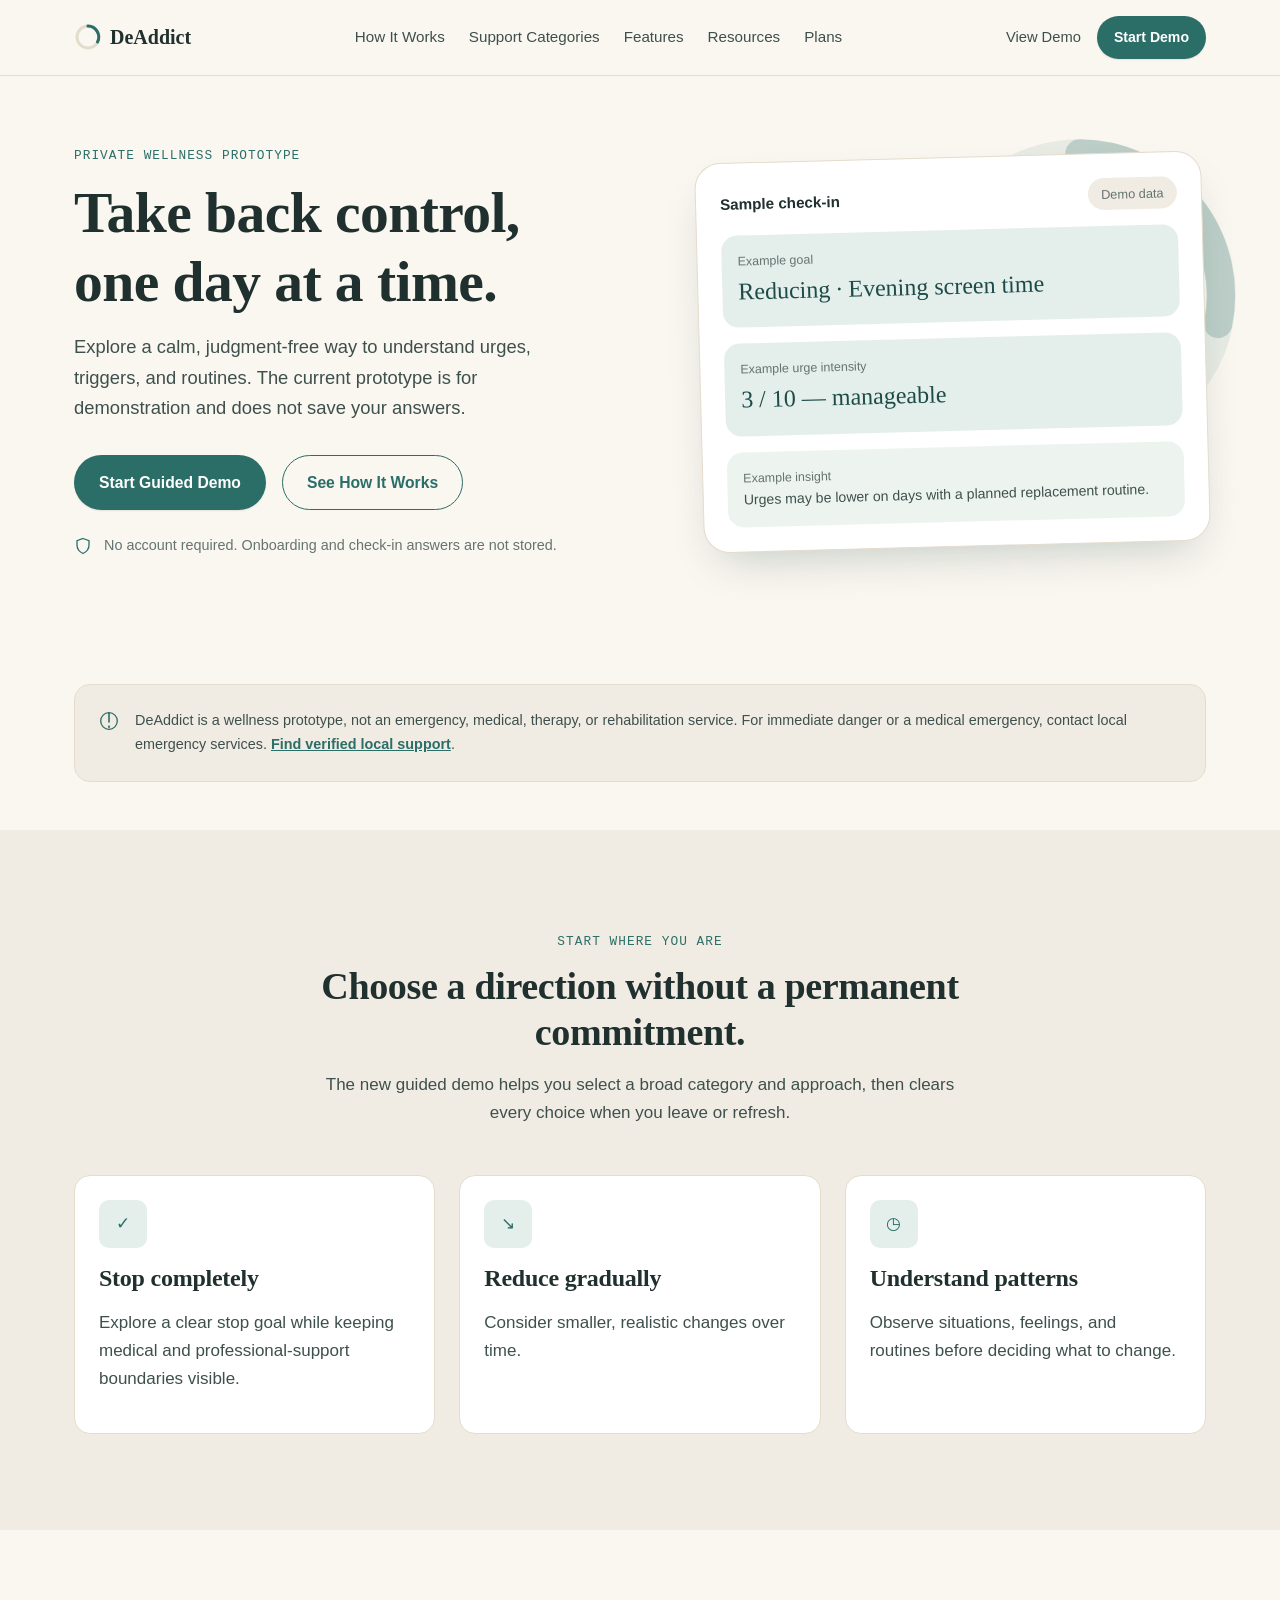
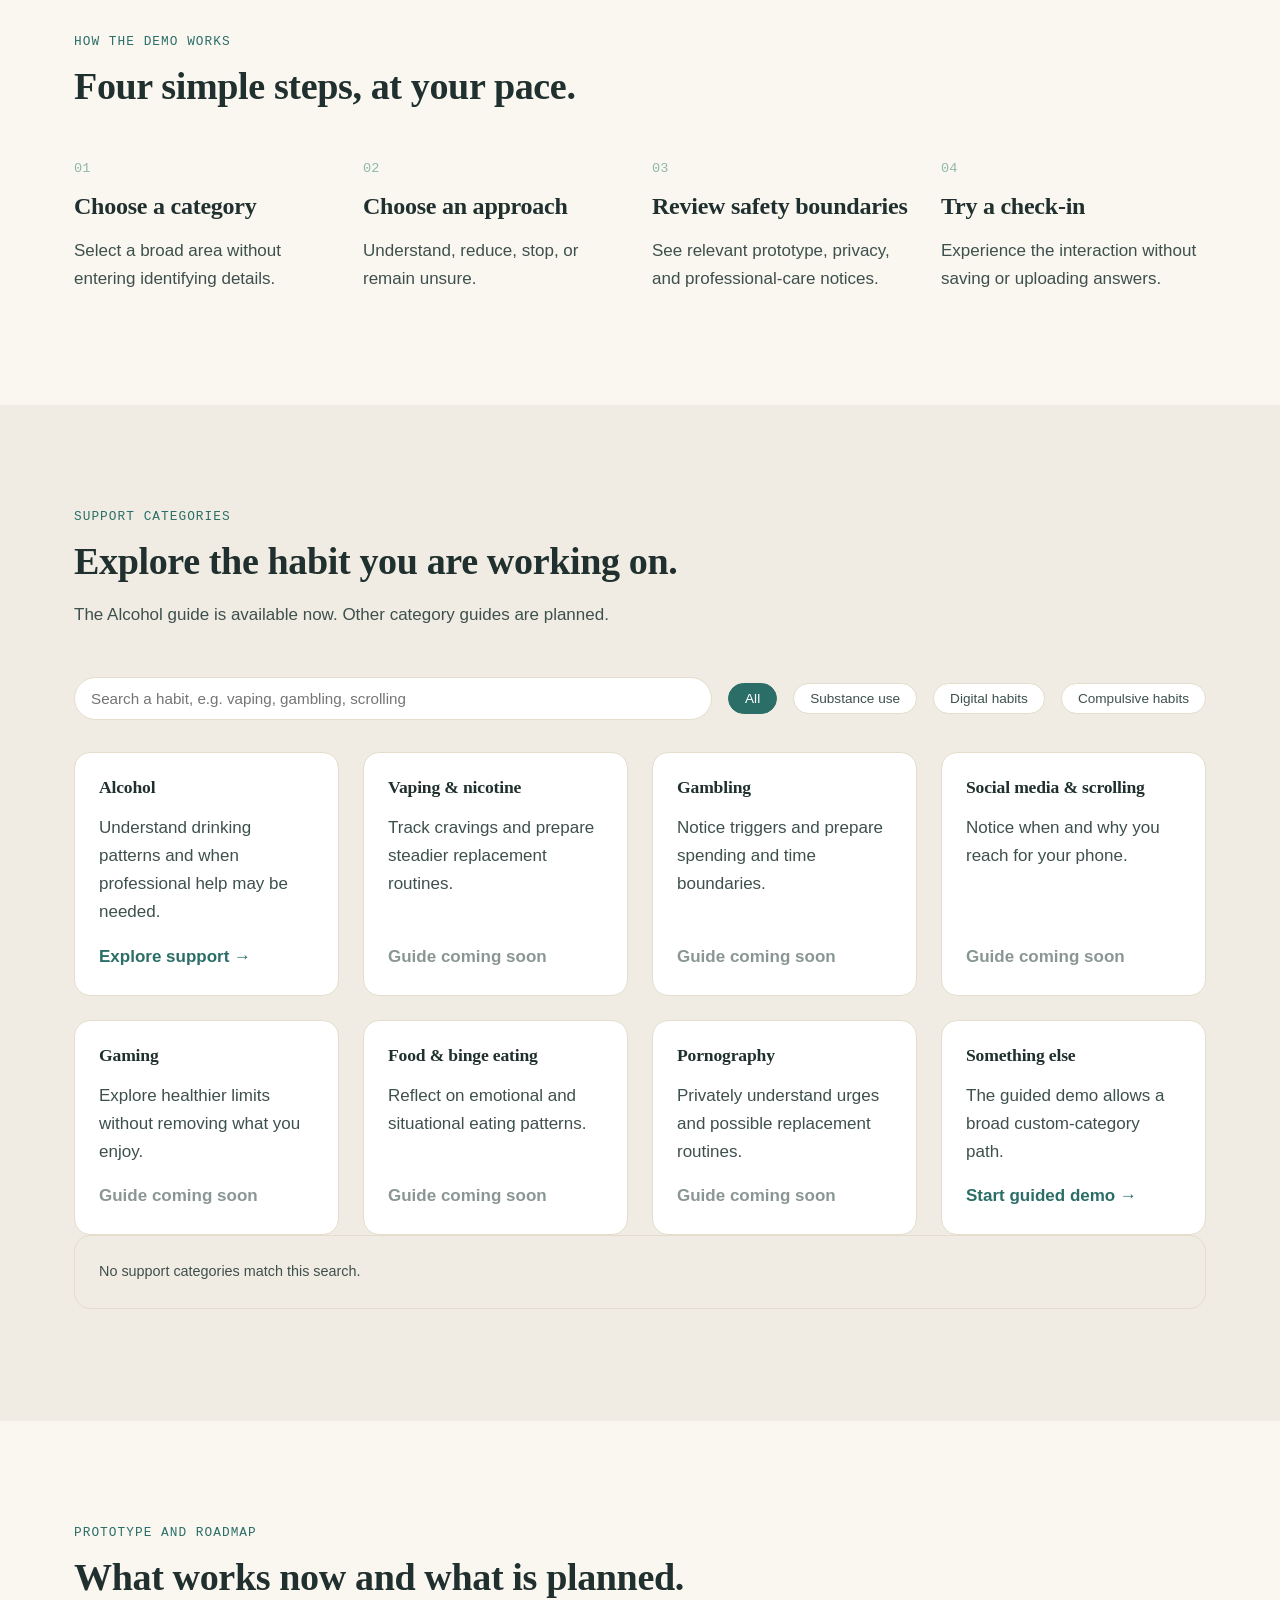
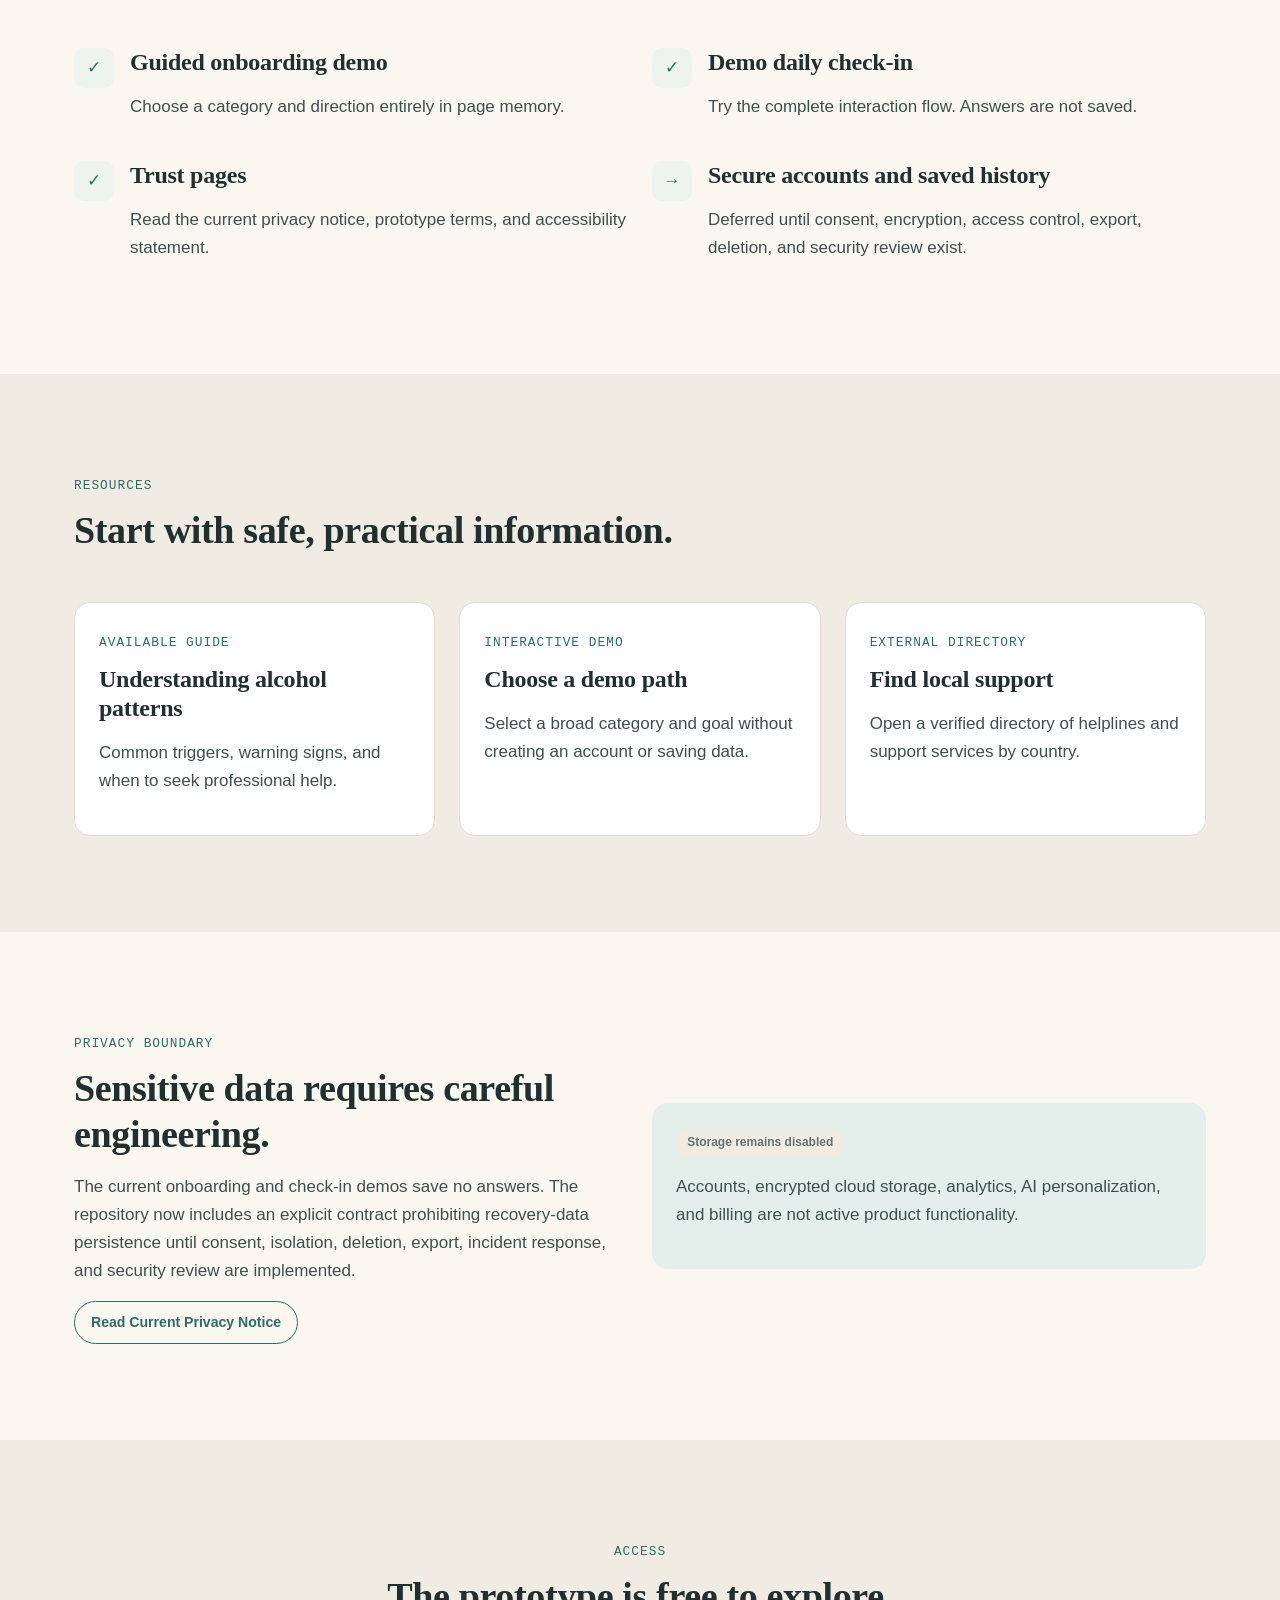
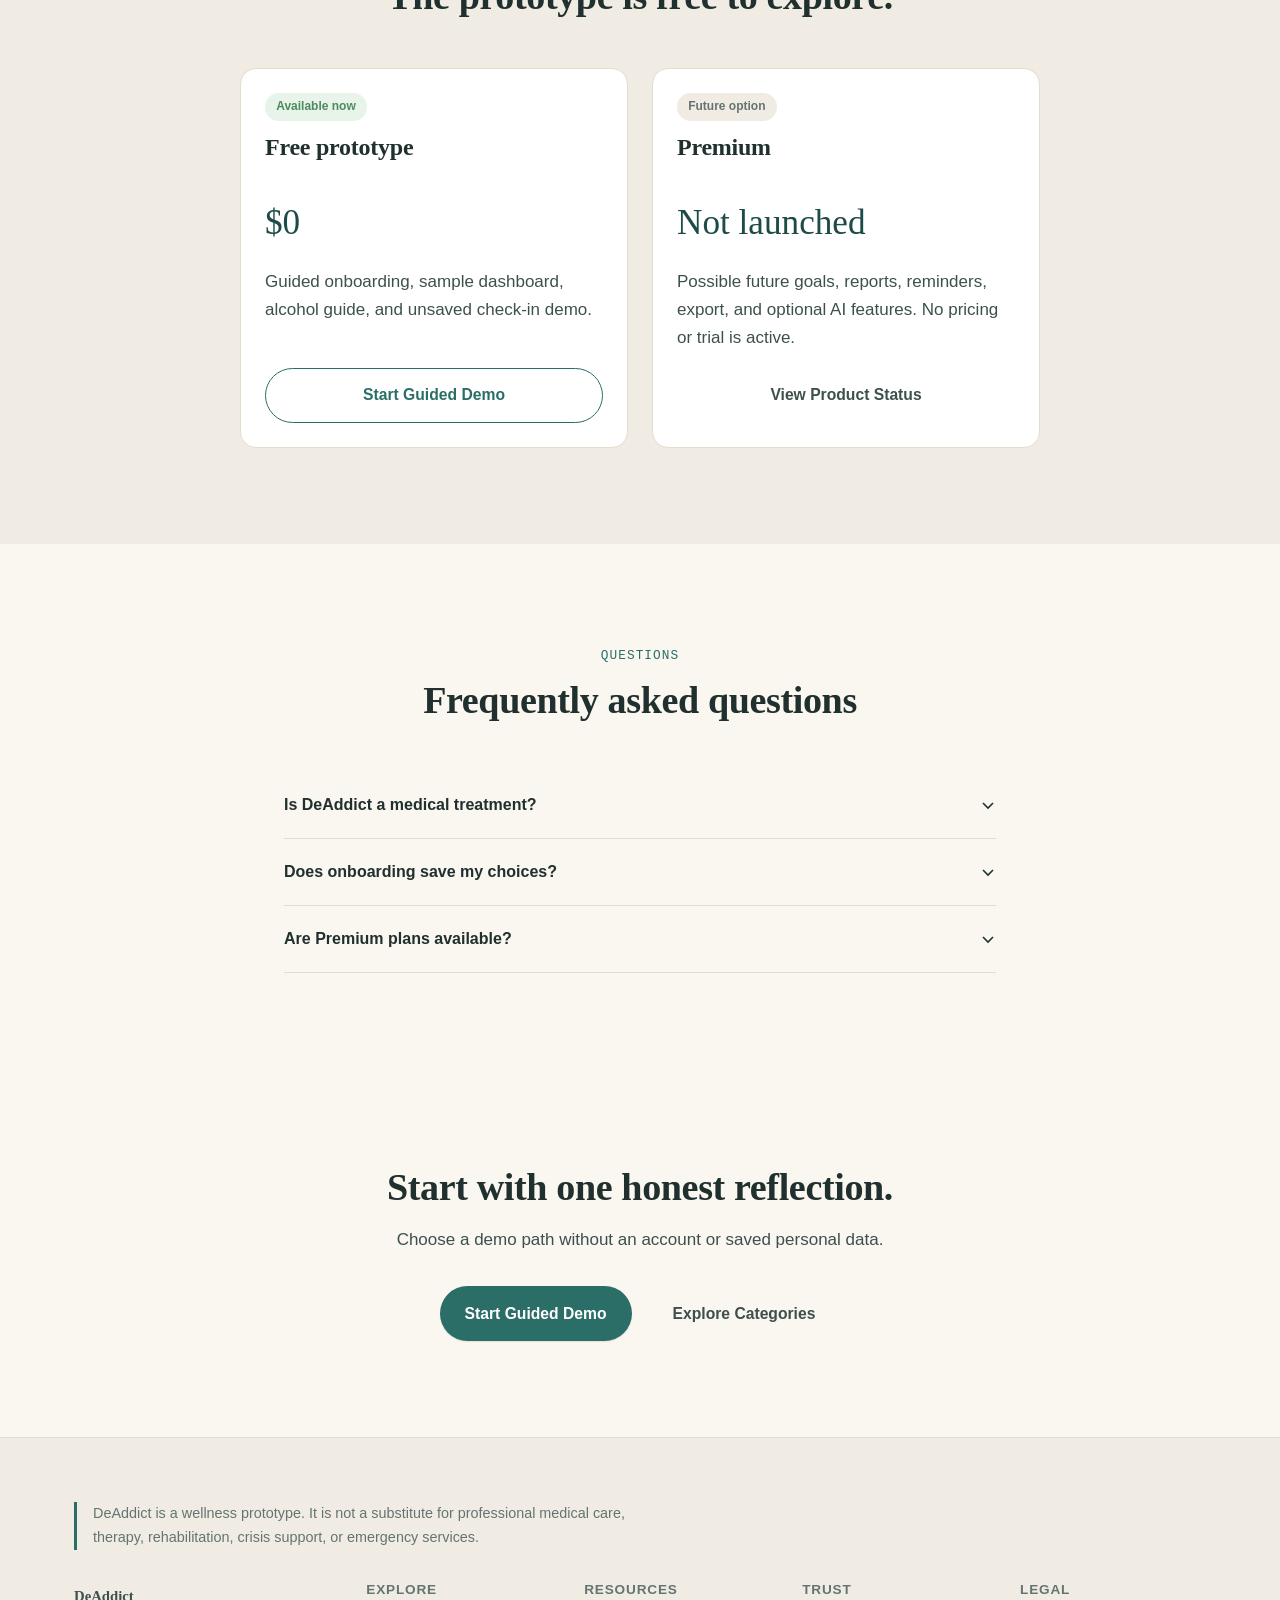
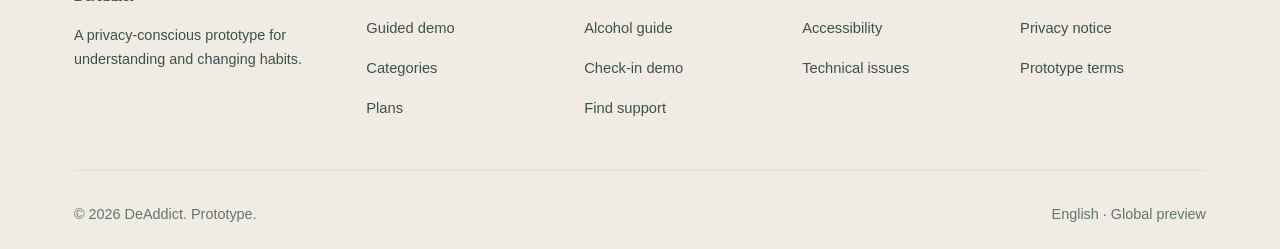
<file: index.html>
<!doctype html>
<html lang="en">
<head>
<meta charset="utf-8">
<meta name="viewport" content="width=device-width, initial-scale=1">
<title>DeAddict — Take back control, one day at a time</title>
<meta name="description" content="Explore a private DeAddict prototype for understanding triggers, checking in, and building healthier routines. This prototype does not save personal data.">
<meta name="theme-color" content="#2B6E68">
<meta property="og:title" content="DeAddict — Take back control, one day at a time">
<meta property="og:description" content="A private, judgment-free wellness prototype for understanding and changing habits.">
<meta property="og:type" content="website">
<link rel="icon" href="favicon.svg" type="image/svg+xml">
<link rel="manifest" href="site.webmanifest">
<link rel="stylesheet" href="styles.css">
</head>
<body>
<a class="skip-link" href="#main">Skip to main content</a>
<header class="site-header" id="siteHeader">
  <div class="container header-inner">
    <a href="index.html" class="logo"><span class="day-arc" aria-hidden="true"><svg width="28" height="28" viewBox="0 0 28 28"><circle cx="14" cy="14" r="11" fill="none" stroke="var(--color-border)" stroke-width="3"/><path d="M14 3 A11 11 0 0 1 23.5 19" fill="none" stroke="var(--color-primary)" stroke-width="3" stroke-linecap="round"/></svg></span>DeAddict</a>
    <nav class="main-nav" aria-label="Main"><ul><li><a href="#how-it-works">How It Works</a></li><li><a href="#categories">Support Categories</a></li><li><a href="#features">Features</a></li><li><a href="#resources">Resources</a></li><li><a href="pricing.html">Plans</a></li></ul></nav>
    <div class="header-actions">
      <a href="dashboard.html" class="sign-in-link" style="text-decoration:none;font-size:.92rem;font-weight:500;color:var(--color-ink-soft);">View Demo</a>
      <a href="onboarding.html" class="btn btn-primary btn-sm">Start Demo</a>
      <button class="icon-btn menu-toggle" id="menuToggle" type="button" aria-label="Open menu" aria-expanded="false" aria-controls="mobileNav"><svg width="20" height="20" viewBox="0 0 20 20" fill="none" aria-hidden="true"><path d="M2 5h16M2 10h16M2 15h16" stroke="currentColor" stroke-width="1.6" stroke-linecap="round"/></svg></button>
    </div>
  </div>
</header>
<nav class="mobile-nav" id="mobileNav" aria-label="Mobile navigation" aria-hidden="true">
  <div class="mobile-nav-head"><span class="logo">DeAddict</span><button class="icon-btn" id="menuClose" type="button" aria-label="Close menu"><svg width="18" height="18" viewBox="0 0 18 18" aria-hidden="true"><path d="M2 2l14 14M16 2L2 16" stroke="currentColor" stroke-width="1.6" stroke-linecap="round"/></svg></button></div>
  <ul><li><a href="#how-it-works">How It Works</a></li><li><a href="#categories">Support Categories</a></li><li><a href="#features">Features</a></li><li><a href="#resources">Resources</a></li><li><a href="pricing.html">Plans</a></li><li><a href="dashboard.html">View Demo</a></li></ul>
  <a href="onboarding.html" class="btn btn-primary">Start Guided Demo</a>
</nav>
<main id="main">
  <section class="hero">
    <div class="container hero-grid">
      <div class="hero-copy">
        <span class="eyebrow">Private wellness prototype</span>
        <h1>Take back control,<br>one day at a time.</h1>
        <p class="lede">Explore a calm, judgment-free way to understand urges, triggers, and routines. The current prototype is for demonstration and does not save your answers.</p>
        <div class="hero-actions"><a href="onboarding.html" class="btn btn-primary">Start Guided Demo</a><a href="#how-it-works" class="btn btn-secondary">See How It Works</a></div>
        <div class="trust-line"><svg width="18" height="18" viewBox="0 0 18 18" fill="none" aria-hidden="true"><path d="M9 1.5l6 2.2v4.4c0 4-2.6 6.9-6 8.4-3.4-1.5-6-4.4-6-8.4V3.7L9 1.5z" stroke="currentColor" stroke-width="1.3"/></svg>No account required. Onboarding and check-in answers are not stored.</div>
      </div>
      <div class="hero-visual" aria-label="Sample DeAddict dashboard preview">
        <svg class="arc-bg" viewBox="0 0 200 200" aria-hidden="true"><circle cx="100" cy="100" r="80" fill="none" stroke="var(--color-secondary)" stroke-width="16" opacity="0.35"/><path d="M100 20 A80 80 0 0 1 178 116" fill="none" stroke="var(--color-primary)" stroke-width="16" stroke-linecap="round" opacity="0.5"/></svg>
        <div class="product-frame"><div class="mock-row"><span style="font-weight:600;font-size:.95rem;">Sample check-in</span><span class="mock-pill">Demo data</span></div><div class="mock-card"><div class="mock-stat-label">Example goal</div><div class="mock-stat-value">Reducing · Evening screen time</div></div><div class="mock-card"><div class="mock-stat-label">Example urge intensity</div><div class="mock-stat-value">3 / 10 — manageable</div></div><div class="mock-card" style="background:var(--color-secondary-tint);"><div class="mock-stat-label">Example insight</div><p class="mb-0" style="font-size:.88rem;">Urges may be lower on days with a planned replacement routine.</p></div></div>
      </div>
    </div>
  </section>

  <section style="padding-block:var(--space-4) var(--space-6);"><div class="container"><div class="notice"><svg width="20" height="20" viewBox="0 0 20 20" fill="none" aria-hidden="true"><path d="M10 2v9M10 15v1.5" stroke="currentColor" stroke-width="1.6" stroke-linecap="round"/><circle cx="10" cy="10" r="8.3" stroke="currentColor" stroke-width="1.3"/></svg><p class="mb-0">DeAddict is a wellness prototype, not an emergency, medical, therapy, or rehabilitation service. For immediate danger or a medical emergency, contact local emergency services. <a href="https://findahelpline.com/" target="_blank" rel="noopener noreferrer">Find verified local support</a>.</p></div></div></section>

  <section class="bg-alt"><div class="container"><div class="section-head center"><span class="eyebrow">Start where you are</span><h2>Choose a direction without a permanent commitment.</h2><p>The new guided demo helps you select a broad category and approach, then clears every choice when you leave or refresh.</p></div><div class="grid grid-3"><div class="card path-card"><div class="icon-wrap" aria-hidden="true">✓</div><h3>Stop completely</h3><p>Explore a clear stop goal while keeping medical and professional-support boundaries visible.</p></div><div class="card path-card"><div class="icon-wrap" aria-hidden="true">↘</div><h3>Reduce gradually</h3><p>Consider smaller, realistic changes over time.</p></div><div class="card path-card"><div class="icon-wrap" aria-hidden="true">◷</div><h3>Understand patterns</h3><p>Observe situations, feelings, and routines before deciding what to change.</p></div></div></div></section>

  <section id="how-it-works"><div class="container"><div class="section-head"><span class="eyebrow">How the demo works</span><h2>Four simple steps, at your pace.</h2></div><div class="steps"><div class="step"><span class="step-num">01</span><h3>Choose a category</h3><p>Select a broad area without entering identifying details.</p></div><div class="step"><span class="step-num">02</span><h3>Choose an approach</h3><p>Understand, reduce, stop, or remain unsure.</p></div><div class="step"><span class="step-num">03</span><h3>Review safety boundaries</h3><p>See relevant prototype, privacy, and professional-care notices.</p></div><div class="step"><span class="step-num">04</span><h3>Try a check-in</h3><p>Experience the interaction without saving or uploading answers.</p></div></div></div></section>

  <section id="categories" class="bg-alt"><div class="container"><div class="section-head"><span class="eyebrow">Support categories</span><h2>Explore the habit you are working on.</h2><p>The Alcohol guide is available now. Other category guides are planned.</p></div><div class="category-toolbar"><input type="search" class="search-input" placeholder="Search a habit, e.g. vaping, gambling, scrolling" aria-label="Search support categories"><button class="chip" type="button" aria-pressed="true">All</button><button class="chip" type="button" aria-pressed="false">Substance use</button><button class="chip" type="button" aria-pressed="false">Digital habits</button><button class="chip" type="button" aria-pressed="false">Compulsive habits</button></div><div class="grid grid-4">
    <article class="card category-card" data-category="substance use"><h3>Alcohol</h3><p>Understand drinking patterns and when professional help may be needed.</p><a class="cat-link" href="support-alcohol.html">Explore support →</a></article>
    <article class="card category-card" data-category="substance use"><h3>Vaping &amp; nicotine</h3><p>Track cravings and prepare steadier replacement routines.</p><span class="cat-link is-disabled-link" aria-disabled="true">Guide coming soon</span></article>
    <article class="card category-card" data-category="compulsive habits"><h3>Gambling</h3><p>Notice triggers and prepare spending and time boundaries.</p><span class="cat-link is-disabled-link" aria-disabled="true">Guide coming soon</span></article>
    <article class="card category-card" data-category="digital habits"><h3>Social media &amp; scrolling</h3><p>Notice when and why you reach for your phone.</p><span class="cat-link is-disabled-link" aria-disabled="true">Guide coming soon</span></article>
    <article class="card category-card" data-category="digital habits"><h3>Gaming</h3><p>Explore healthier limits without removing what you enjoy.</p><span class="cat-link is-disabled-link" aria-disabled="true">Guide coming soon</span></article>
    <article class="card category-card" data-category="compulsive habits"><h3>Food &amp; binge eating</h3><p>Reflect on emotional and situational eating patterns.</p><span class="cat-link is-disabled-link" aria-disabled="true">Guide coming soon</span></article>
    <article class="card category-card" data-category="compulsive habits"><h3>Pornography</h3><p>Privately understand urges and possible replacement routines.</p><span class="cat-link is-disabled-link" aria-disabled="true">Guide coming soon</span></article>
    <article class="card category-card" data-category="compulsive habits"><h3>Something else</h3><p>The guided demo allows a broad custom-category path.</p><a class="cat-link" href="onboarding.html">Start guided demo →</a></article>
  </div></div></section>

  <section id="features"><div class="container"><div class="section-head"><span class="eyebrow">Prototype and roadmap</span><h2>What works now and what is planned.</h2></div><div class="grid grid-2"><div class="feature-item"><div class="icon-wrap" aria-hidden="true">✓</div><div><h3>Guided onboarding demo</h3><p>Choose a category and direction entirely in page memory.</p></div></div><div class="feature-item"><div class="icon-wrap" aria-hidden="true">✓</div><div><h3>Demo daily check-in</h3><p>Try the complete interaction flow. Answers are not saved.</p></div></div><div class="feature-item"><div class="icon-wrap" aria-hidden="true">✓</div><div><h3>Trust pages</h3><p>Read the current privacy notice, prototype terms, and accessibility statement.</p></div></div><div class="feature-item"><div class="icon-wrap" aria-hidden="true">→</div><div><h3>Secure accounts and saved history</h3><p>Deferred until consent, encryption, access control, export, deletion, and security review exist.</p></div></div></div></div></section>

  <section id="resources" class="bg-alt"><div class="container"><div class="section-head"><span class="eyebrow">Resources</span><h2>Start with safe, practical information.</h2></div><div class="grid grid-3"><a href="support-alcohol.html" class="card" style="text-decoration:none;"><span class="eyebrow">Available guide</span><h3>Understanding alcohol patterns</h3><p>Common triggers, warning signs, and when to seek professional help.</p></a><a href="onboarding.html" class="card" style="text-decoration:none;"><span class="eyebrow">Interactive demo</span><h3>Choose a demo path</h3><p>Select a broad category and goal without creating an account or saving data.</p></a><a href="https://findahelpline.com/" target="_blank" rel="noopener noreferrer" class="card" style="text-decoration:none;"><span class="eyebrow">External directory</span><h3>Find local support</h3><p>Open a verified directory of helplines and support services by country.</p></a></div></div></section>

  <section id="privacy"><div class="container grid grid-2" style="align-items:center;"><div><span class="eyebrow">Privacy boundary</span><h2>Sensitive data requires careful engineering.</h2><p>The current onboarding and check-in demos save no answers. The repository now includes an explicit contract prohibiting recovery-data persistence until consent, isolation, deletion, export, incident response, and security review are implemented.</p><a href="privacy.html" class="btn btn-secondary btn-sm">Read Current Privacy Notice</a></div><div class="card" style="background:var(--color-primary-tint);border:none;"><span class="tag tag-neutral">Storage remains disabled</span><p style="margin-top:var(--space-3);">Accounts, encrypted cloud storage, analytics, AI personalization, and billing are not active product functionality.</p></div></div></section>

  <section id="pricing-preview" class="bg-alt"><div class="container"><div class="section-head center"><span class="eyebrow">Access</span><h2>The prototype is free to explore.</h2></div><div class="grid grid-2" style="max-width:800px;margin-inline:auto;"><div class="card pricing-card"><span class="tag tag-success" style="align-self:flex-start;">Available now</span><h3 style="margin-top:var(--space-2);">Free prototype</h3><div class="price-row"><span class="price-amount">$0</span></div><p>Guided onboarding, sample dashboard, alcohol guide, and unsaved check-in demo.</p><a href="onboarding.html" class="btn btn-secondary" style="margin-top:auto;">Start Guided Demo</a></div><div class="card pricing-card"><span class="tag tag-neutral" style="align-self:flex-start;">Future option</span><h3 style="margin-top:var(--space-2);">Premium</h3><div class="price-row"><span class="price-amount">Not launched</span></div><p>Possible future goals, reports, reminders, export, and optional AI features. No pricing or trial is active.</p><a href="pricing.html" class="btn btn-ghost" style="margin-top:auto;">View Product Status</a></div></div></div></section>

  <section id="faq"><div class="container" style="max-width:760px;"><div class="section-head center"><span class="eyebrow">Questions</span><h2>Frequently asked questions</h2></div><div class="accordion"><div class="accordion-item"><button class="accordion-trigger" type="button" aria-expanded="false">Is DeAddict a medical treatment?<svg width="16" height="16" viewBox="0 0 16 16" aria-hidden="true"><path d="M3 6l5 5 5-5" stroke="currentColor" stroke-width="1.6" fill="none"/></svg></button><div class="accordion-panel"><p>No. It is a wellness prototype and does not diagnose, treat, or replace professional medical care, therapy, rehabilitation, or emergency services.</p></div></div><div class="accordion-item"><button class="accordion-trigger" type="button" aria-expanded="false">Does onboarding save my choices?<svg width="16" height="16" viewBox="0 0 16 16" aria-hidden="true"><path d="M3 6l5 5 5-5" stroke="currentColor" stroke-width="1.6" fill="none"/></svg></button><div class="accordion-panel"><p>No. Choices remain only in the current page's JavaScript memory and disappear when you refresh, leave, or close it.</p></div></div><div class="accordion-item"><button class="accordion-trigger" type="button" aria-expanded="false">Are Premium plans available?<svg width="16" height="16" viewBox="0 0 16 16" aria-hidden="true"><path d="M3 6l5 5 5-5" stroke="currentColor" stroke-width="1.6" fill="none"/></svg></button><div class="accordion-panel"><p>No. Billing, subscriptions, trials, and refunds are not active. Premium features remain a product concept.</p></div></div></div></div></section>

  <section class="text-center"><div class="container" style="max-width:640px;"><h2>Start with one honest reflection.</h2><p>Choose a demo path without an account or saved personal data.</p><div class="hero-actions" style="justify-content:center;"><a href="onboarding.html" class="btn btn-primary">Start Guided Demo</a><a href="#categories" class="btn btn-ghost">Explore Categories</a></div></div></section>
</main>
<footer class="site-footer">
  <div class="container">
    <p class="footer-disclaimer">DeAddict is a wellness prototype. It is not a substitute for professional medical care, therapy, rehabilitation, crisis support, or emergency services.</p>
    <div class="footer-grid">
      <div><a href="index.html" class="logo" style="margin-bottom:var(--space-3);">DeAddict</a><p style="font-size:.9rem;">A privacy-conscious prototype for understanding and changing habits.</p></div>
      <div><h4>Explore</h4><ul><li><a href="onboarding.html">Guided demo</a></li><li><a href="#categories">Categories</a></li><li><a href="pricing.html">Plans</a></li></ul></div>
      <div><h4>Resources</h4><ul><li><a href="support-alcohol.html">Alcohol guide</a></li><li><a href="checkin.html">Check-in demo</a></li><li><a href="https://findahelpline.com/" target="_blank" rel="noopener noreferrer">Find support</a></li></ul></div>
      <div><h4>Trust</h4><ul><li><a href="accessibility.html">Accessibility</a></li><li><a href="https://github.com/mkraja826/deaddict-website/issues" target="_blank" rel="noopener noreferrer">Technical issues</a></li></ul></div>
      <div><h4>Legal</h4><ul><li><a href="privacy.html">Privacy notice</a></li><li><a href="terms.html">Prototype terms</a></li></ul></div>
    </div>
    <div class="footer-bottom"><span>© 2026 DeAddict. Prototype.</span><span>English · Global preview</span></div>
  </div>
</footer>
<script src="script.js"></script>
</body>
</html>
</file>
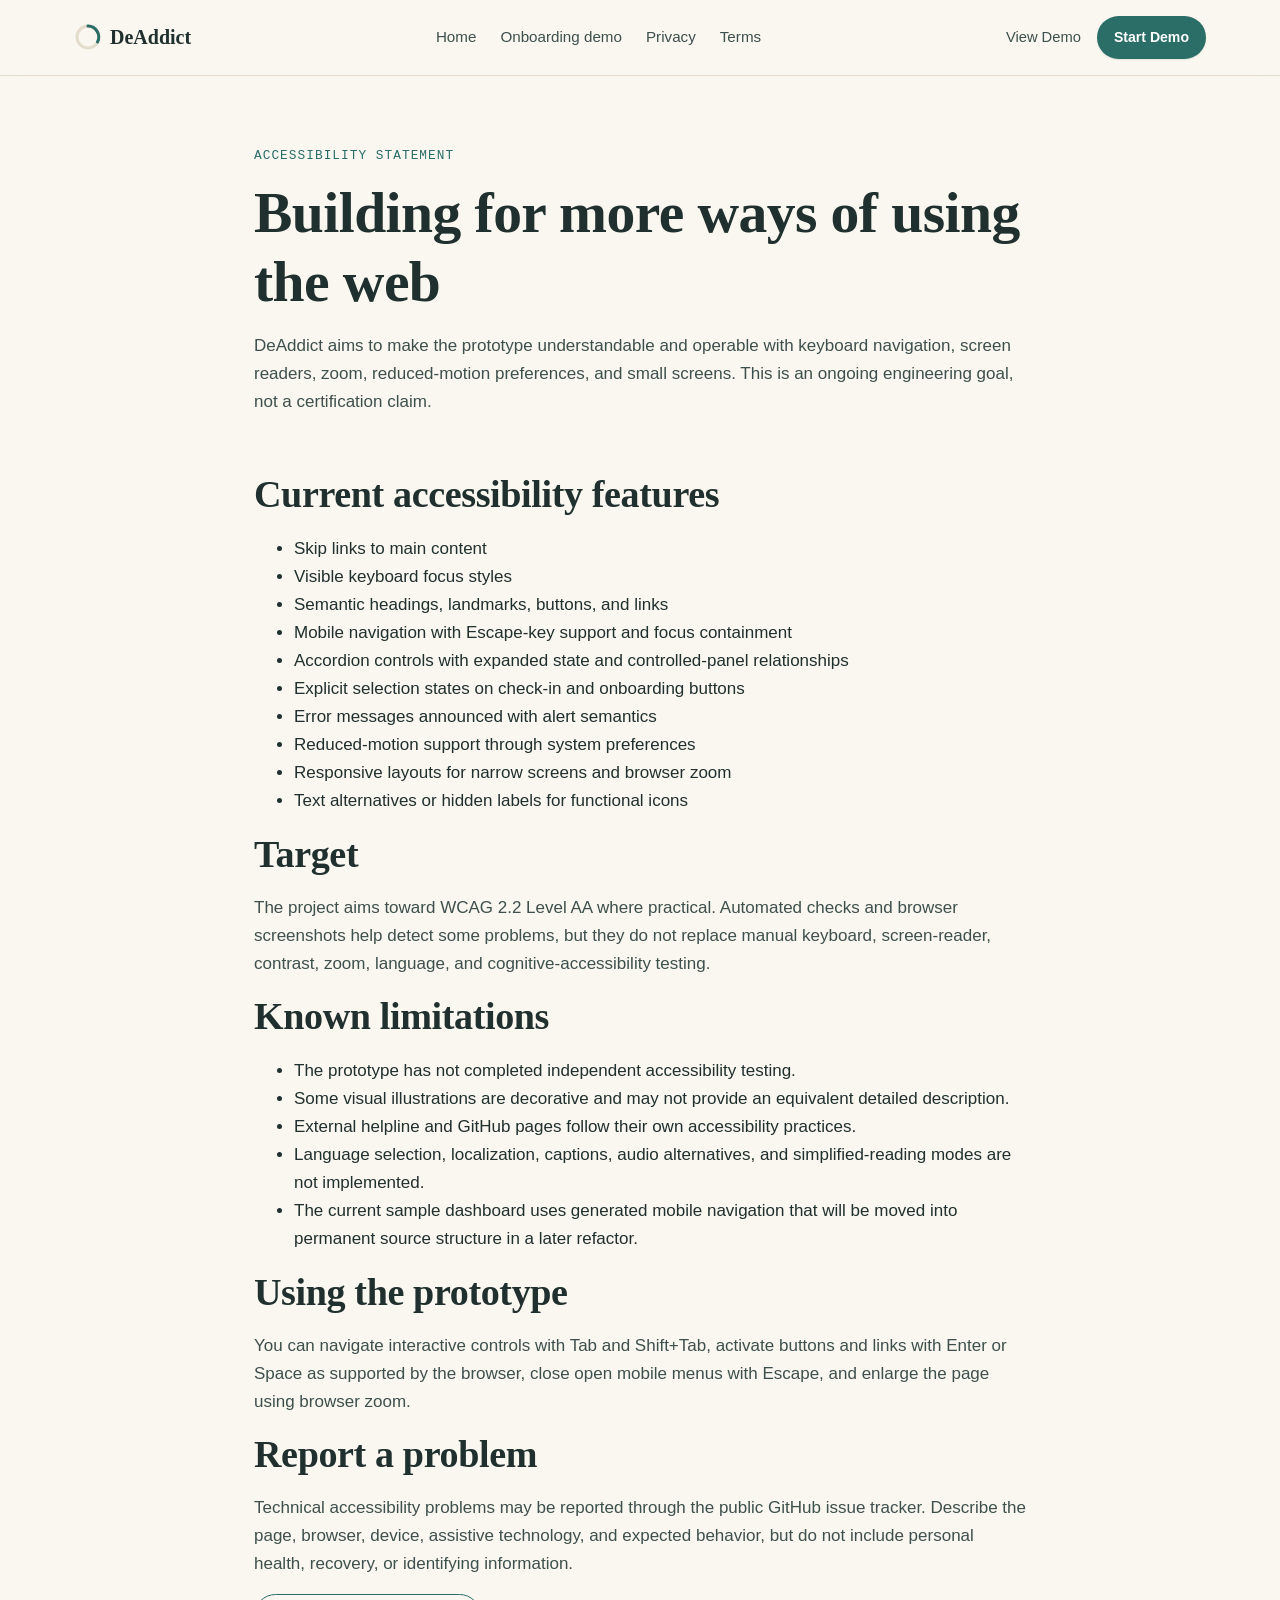
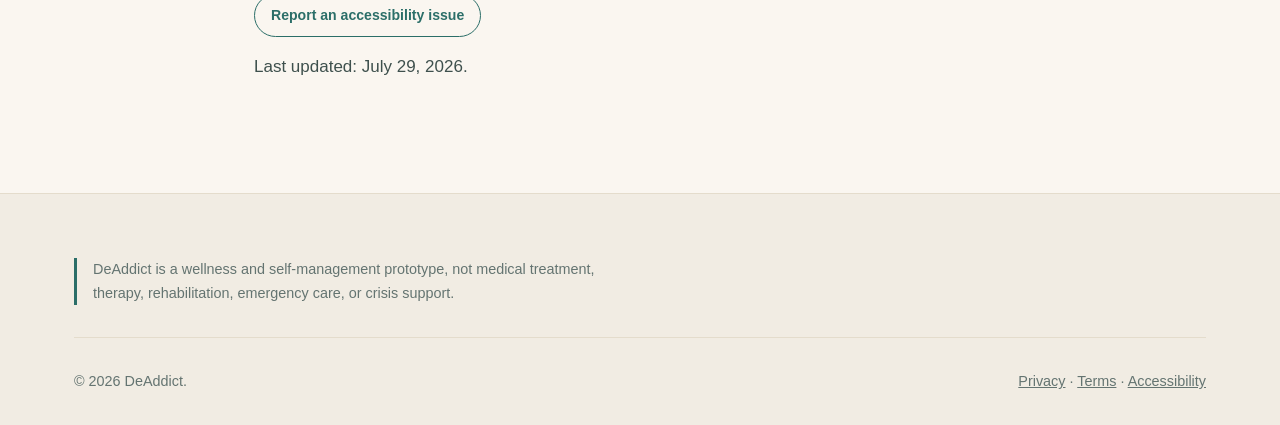
<file: accessibility.html>
<!doctype html>
<html lang="en">
<head>
<meta charset="utf-8">
<meta name="viewport" content="width=device-width, initial-scale=1">
<title>Accessibility statement | DeAddict</title>
<meta name="description" content="Read the current accessibility approach, supported interactions, known limitations, and reporting route for the DeAddict prototype.">
<link rel="icon" href="favicon.svg" type="image/svg+xml">
<link rel="manifest" href="site.webmanifest">
<link rel="stylesheet" href="styles.css">
</head>
<body>
<a class="skip-link" href="#main">Skip to main content</a>
<header class="site-header" id="siteHeader"><div class="container header-inner"><a href="index.html" class="logo"><span class="day-arc" aria-hidden="true"><svg width="28" height="28" viewBox="0 0 28 28"><circle cx="14" cy="14" r="11" fill="none" stroke="var(--color-border)" stroke-width="3"/><path d="M14 3 A11 11 0 0 1 23.5 19" fill="none" stroke="var(--color-primary)" stroke-width="3" stroke-linecap="round"/></svg></span>DeAddict</a><nav class="main-nav" aria-label="Main"><ul><li><a href="index.html">Home</a></li><li><a href="onboarding.html">Onboarding demo</a></li><li><a href="privacy.html">Privacy</a></li><li><a href="terms.html">Terms</a></li></ul></nav><div class="header-actions"><a href="dashboard.html" class="sign-in-link" style="text-decoration:none;font-size:.92rem;font-weight:500;color:var(--color-ink-soft);">View Demo</a><a href="onboarding.html" class="btn btn-primary btn-sm">Start Demo</a><button class="icon-btn menu-toggle" id="menuToggle" aria-label="Open menu" aria-expanded="false" aria-controls="mobileNav"><svg width="20" height="20" viewBox="0 0 20 20" fill="none"><path d="M2 5h16M2 10h16M2 15h16" stroke="currentColor" stroke-width="1.6" stroke-linecap="round"/></svg></button></div></div></header>
<div class="mobile-nav" id="mobileNav" aria-hidden="true"><div class="mobile-nav-head"><span class="logo">DeAddict</span><button class="icon-btn" id="menuClose" aria-label="Close menu"><svg width="18" height="18" viewBox="0 0 18 18"><path d="M2 2l14 14M16 2L2 16" stroke="currentColor" stroke-width="1.6" stroke-linecap="round"/></svg></button></div><ul><li><a href="index.html">Home</a></li><li><a href="onboarding.html">Onboarding demo</a></li><li><a href="privacy.html">Privacy</a></li><li><a href="terms.html">Terms</a></li></ul></div>
<main id="main">
<section style="padding-block:var(--space-7) var(--space-4);"><div class="container" style="max-width:820px;"><span class="eyebrow">Accessibility statement</span><h1>Building for more ways of using the web</h1><p class="lede">DeAddict aims to make the prototype understandable and operable with keyboard navigation, screen readers, zoom, reduced-motion preferences, and small screens. This is an ongoing engineering goal, not a certification claim.</p></div></section>
<section style="padding-top:var(--space-3);"><div class="container" style="max-width:820px;">
<h2>Current accessibility features</h2><ul><li>Skip links to main content</li><li>Visible keyboard focus styles</li><li>Semantic headings, landmarks, buttons, and links</li><li>Mobile navigation with Escape-key support and focus containment</li><li>Accordion controls with expanded state and controlled-panel relationships</li><li>Explicit selection states on check-in and onboarding buttons</li><li>Error messages announced with alert semantics</li><li>Reduced-motion support through system preferences</li><li>Responsive layouts for narrow screens and browser zoom</li><li>Text alternatives or hidden labels for functional icons</li></ul>
<h2>Target</h2><p>The project aims toward WCAG 2.2 Level AA where practical. Automated checks and browser screenshots help detect some problems, but they do not replace manual keyboard, screen-reader, contrast, zoom, language, and cognitive-accessibility testing.</p>
<h2>Known limitations</h2><ul><li>The prototype has not completed independent accessibility testing.</li><li>Some visual illustrations are decorative and may not provide an equivalent detailed description.</li><li>External helpline and GitHub pages follow their own accessibility practices.</li><li>Language selection, localization, captions, audio alternatives, and simplified-reading modes are not implemented.</li><li>The current sample dashboard uses generated mobile navigation that will be moved into permanent source structure in a later refactor.</li></ul>
<h2>Using the prototype</h2><p>You can navigate interactive controls with Tab and Shift+Tab, activate buttons and links with Enter or Space as supported by the browser, close open mobile menus with Escape, and enlarge the page using browser zoom.</p>
<h2>Report a problem</h2><p>Technical accessibility problems may be reported through the public GitHub issue tracker. Describe the page, browser, device, assistive technology, and expected behavior, but do not include personal health, recovery, or identifying information.</p><p><a class="btn btn-secondary btn-sm" href="https://github.com/mkraja826/deaddict-website/issues" target="_blank" rel="noopener noreferrer">Report an accessibility issue</a></p>
<p class="hint">Last updated: July 29, 2026.</p>
</div></section>
</main>
<footer class="site-footer"><div class="container"><p class="footer-disclaimer">DeAddict is a wellness and self-management prototype, not medical treatment, therapy, rehabilitation, emergency care, or crisis support.</p><div class="footer-bottom"><span>© 2026 DeAddict.</span><span><a href="privacy.html">Privacy</a> · <a href="terms.html">Terms</a> · <a href="accessibility.html">Accessibility</a></span></div></div></footer>
<script src="script.js"></script>
</body>
</html>
</file>
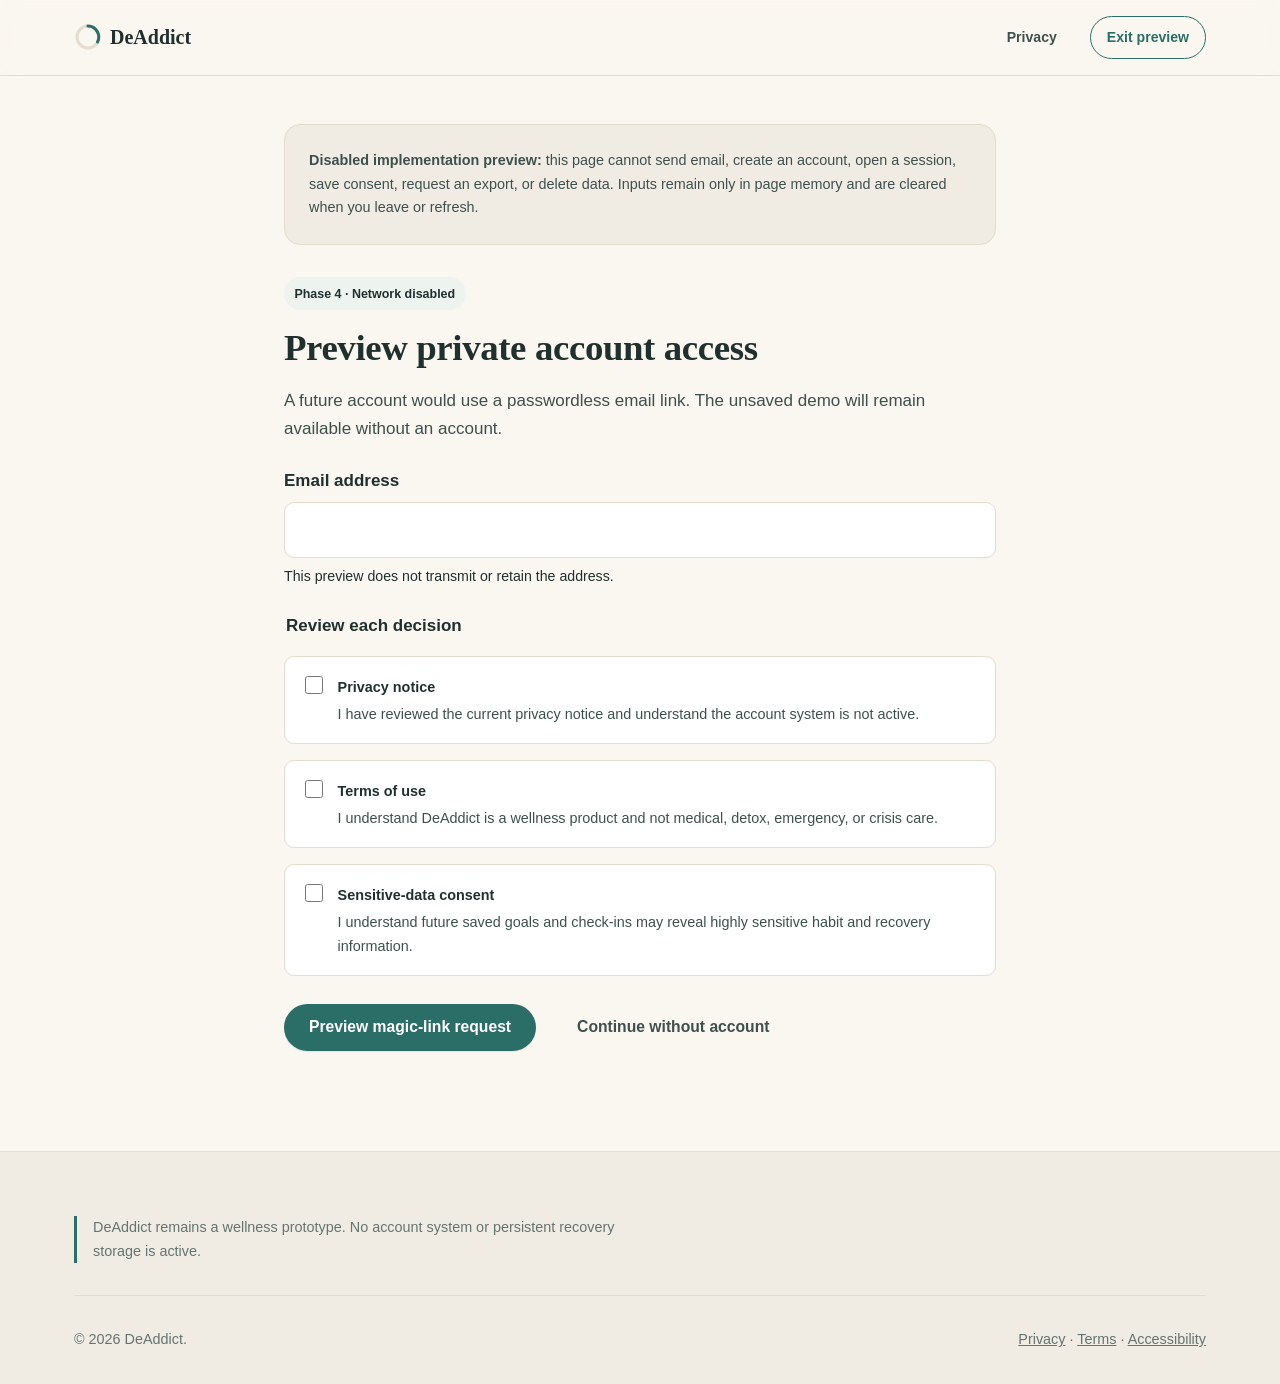
<file: account.html>
<!doctype html>
<html lang="en">
<head>
<meta charset="utf-8">
<meta name="viewport" content="width=device-width, initial-scale=1">
<title>Account preview | DeAddict</title>
<meta name="description" content="Review the planned DeAddict account, consent, privacy, export, and deletion experience without creating an account or sending data.">
<meta name="robots" content="noindex, nofollow">
<meta name="theme-color" content="#2B6E68">
<link rel="icon" href="favicon.svg" type="image/svg+xml">
<link rel="manifest" href="site.webmanifest">
<link rel="stylesheet" href="styles.css">
<style>
  .account-wrap{max-width:760px;margin-inline:auto;padding:var(--space-6) var(--space-4) var(--space-8)}
  .account-panel{display:none;padding:0}
  .account-panel.is-active{display:block}
  .account-form{display:grid;gap:var(--space-4);margin-top:var(--space-4)}
  .account-field{display:grid;gap:.45rem}
  .account-field label,.consent-row strong{font-weight:650;color:var(--color-ink)}
  .account-field input,.confirm-input{width:100%;border:1px solid var(--color-border);border-radius:var(--radius-sm);padding:.8rem .9rem;background:var(--color-surface);color:var(--color-ink);font:inherit}
  .account-field input:focus,.confirm-input:focus{outline:3px solid color-mix(in srgb,var(--color-primary) 24%,transparent);border-color:var(--color-primary)}
  .consent-list{display:grid;gap:var(--space-3)}
  .consent-row{display:grid;grid-template-columns:auto 1fr;gap:.75rem;align-items:start;padding:var(--space-3);border:1px solid var(--color-border);border-radius:var(--radius-sm);background:var(--color-surface)}
  .consent-row input{width:1.1rem;height:1.1rem;margin-top:.2rem}
  .consent-row span{display:block;color:var(--color-ink-soft);font-size:.9rem;margin-top:.2rem}
  .account-actions{display:flex;flex-wrap:wrap;gap:var(--space-3);align-items:center}
  .account-status{margin-top:var(--space-3)}
  .settings-list{display:grid;gap:var(--space-3);margin-top:var(--space-4)}
  .setting-row{display:flex;justify-content:space-between;align-items:center;gap:var(--space-3);padding:var(--space-3);border:1px solid var(--color-border);border-radius:var(--radius-sm);background:var(--color-surface)}
  .setting-row p{margin:0;color:var(--color-ink-soft);font-size:.9rem}
  .danger-zone{margin-top:var(--space-5);padding:var(--space-4);border:1px solid color-mix(in srgb,#b42318 35%,var(--color-border));border-radius:var(--radius-md);background:color-mix(in srgb,#b42318 5%,var(--color-surface))}
  .danger-zone h2{font-size:1.2rem}
  .preview-badge{display:inline-flex;align-items:center;gap:.4rem;padding:.4rem .65rem;border-radius:999px;background:var(--color-secondary-tint);font-size:.78rem;font-weight:700;color:var(--color-ink)}
  @media(max-width:600px){.account-wrap{padding-inline:var(--space-3)}.setting-row{align-items:flex-start;flex-direction:column}.account-actions .btn{width:100%;justify-content:center}}
</style>
</head>
<body>
<a class="skip-link" href="#main">Skip to main content</a>
<header class="site-header" id="siteHeader"><div class="container header-inner"><a href="index.html" class="logo"><span class="day-arc" aria-hidden="true"><svg width="28" height="28" viewBox="0 0 28 28"><circle cx="14" cy="14" r="11" fill="none" stroke="var(--color-border)" stroke-width="3"/><path d="M14 3 A11 11 0 0 1 23.5 19" fill="none" stroke="var(--color-primary)" stroke-width="3" stroke-linecap="round"/></svg></span>DeAddict</a><div class="header-actions"><a href="privacy.html" class="btn btn-ghost btn-sm">Privacy</a><a href="index.html" class="btn btn-secondary btn-sm">Exit preview</a></div></div></header>
<main id="main" class="account-wrap" data-account-preview>
  <div class="notice" style="margin-bottom:var(--space-5);"><p class="mb-0"><strong>Disabled implementation preview:</strong> this page cannot send email, create an account, open a session, save consent, request an export, or delete data. Inputs remain only in page memory and are cleared when you leave or refresh.</p></div>

  <section class="account-panel is-active" data-account-panel="signed-out" aria-labelledby="signin-title">
    <span class="preview-badge">Phase 4 · Network disabled</span>
    <h1 id="signin-title" style="font-size:clamp(1.8rem,1.5rem + 1vw,2.4rem);margin-top:var(--space-3);">Preview private account access</h1>
    <p>A future account would use a passwordless email link. The unsaved demo will remain available without an account.</p>
    <form class="account-form" data-account-form novalidate>
      <div class="account-field">
        <label for="accountEmail">Email address</label>
        <input id="accountEmail" name="email" type="email" inputmode="email" autocomplete="email" maxlength="254" aria-describedby="emailHelp" required>
        <small id="emailHelp">This preview does not transmit or retain the address.</small>
      </div>
      <fieldset style="border:0;padding:0;margin:0;">
        <legend style="font-weight:700;margin-bottom:var(--space-3);">Review each decision</legend>
        <div class="consent-list">
          <label class="consent-row"><input type="checkbox" name="privacy" required><span><strong>Privacy notice</strong><span>I have reviewed the current privacy notice and understand the account system is not active.</span></span></label>
          <label class="consent-row"><input type="checkbox" name="terms" required><span><strong>Terms of use</strong><span>I understand DeAddict is a wellness product and not medical, detox, emergency, or crisis care.</span></span></label>
          <label class="consent-row"><input type="checkbox" name="sensitiveData" required><span><strong>Sensitive-data consent</strong><span>I understand future saved goals and check-ins may reveal highly sensitive habit and recovery information.</span></span></label>
        </div>
      </fieldset>
      <p class="field-error" data-account-error role="alert" hidden></p>
      <div class="account-actions"><button class="btn btn-primary" type="submit">Preview magic-link request</button><a class="btn btn-ghost" href="onboarding.html">Continue without account</a></div>
    </form>
  </section>

  <section class="account-panel" data-account-panel="link-requested" aria-labelledby="requested-title" hidden>
    <span class="preview-badge">Generic confirmation</span>
    <h1 id="requested-title" tabindex="-1" style="font-size:clamp(1.8rem,1.5rem + 1vw,2.4rem);margin-top:var(--space-3);">Check your email if an account can continue</h1>
    <p>For privacy, a real system would use the same response whether or not an address is already registered. No email was sent by this preview.</p>
    <div class="notice"><p class="mb-0">A production link would expire, work only on an approved HTTPS origin, and never place recovery information in the URL.</p></div>
    <div class="account-actions" style="margin-top:var(--space-4);"><button class="btn btn-primary" type="button" data-preview-session>Preview signed-in controls</button><button class="btn btn-ghost" type="button" data-account-reset>Start over</button></div>
  </section>

  <section class="account-panel" data-account-panel="signed-in" aria-labelledby="settings-title" hidden>
    <span class="preview-badge">Fictional signed-in state</span>
    <h1 id="settings-title" tabindex="-1" style="font-size:clamp(1.8rem,1.5rem + 1vw,2.4rem);margin-top:var(--space-3);">Privacy and account controls</h1>
    <p>No real session exists. These controls demonstrate the future product boundary and do not save changes or send requests.</p>
    <div class="settings-list">
      <div class="setting-row"><div><strong>Discreet mode</strong><p>Use neutral labels and avoid sensitive content in notifications and page titles.</p></div><button class="btn btn-secondary btn-sm" type="button" aria-pressed="true" data-setting-toggle>On</button></div>
      <div class="setting-row"><div><strong>Revoke all sessions</strong><p>A production action would require recent authentication and invalidate every refresh session.</p></div><button class="btn btn-secondary btn-sm" type="button" data-session-revoke>Preview revoke</button></div>
      <div class="setting-row"><div><strong>Export my data</strong><p>A production export would be machine-readable, short-lived, and available only after recent authentication.</p></div><button class="btn btn-secondary btn-sm" type="button" data-export-request>Preview export</button></div>
    </div>
    <p class="notice account-status" data-account-status role="status" hidden></p>
    <div class="danger-zone">
      <h2>Delete account and saved data</h2>
      <p>A production deletion would revoke sessions, remove application rows, delete the identity, and document backup expiry. This preview performs none of those actions.</p>
      <button class="btn btn-ghost" type="button" data-delete-open>Preview deletion confirmation</button>
      <div data-delete-confirm hidden style="margin-top:var(--space-4);">
        <label for="deletePhrase" style="display:block;font-weight:650;margin-bottom:.45rem;">Type DELETE to confirm the preview</label>
        <input class="confirm-input" id="deletePhrase" type="text" autocomplete="off" maxlength="6">
        <p class="field-error" data-delete-error role="alert" hidden></p>
        <div class="account-actions" style="margin-top:var(--space-3);"><button class="btn btn-primary" type="button" data-delete-submit>Confirm preview only</button><button class="btn btn-ghost" type="button" data-delete-cancel>Cancel</button></div>
      </div>
    </div>
    <div class="account-actions" style="margin-top:var(--space-5);"><button class="btn btn-ghost" type="button" data-account-reset>Return to signed-out preview</button></div>
  </section>
</main>
<footer class="site-footer"><div class="container"><p class="footer-disclaimer">DeAddict remains a wellness prototype. No account system or persistent recovery storage is active.</p><div class="footer-bottom"><span>© 2026 DeAddict.</span><span><a href="privacy.html">Privacy</a> · <a href="terms.html">Terms</a> · <a href="accessibility.html">Accessibility</a></span></div></div></footer>
<script src="script.js"></script>
<script src="auth-adapter.js"></script>
<script src="account.js"></script>
</body>
</html>
</file>
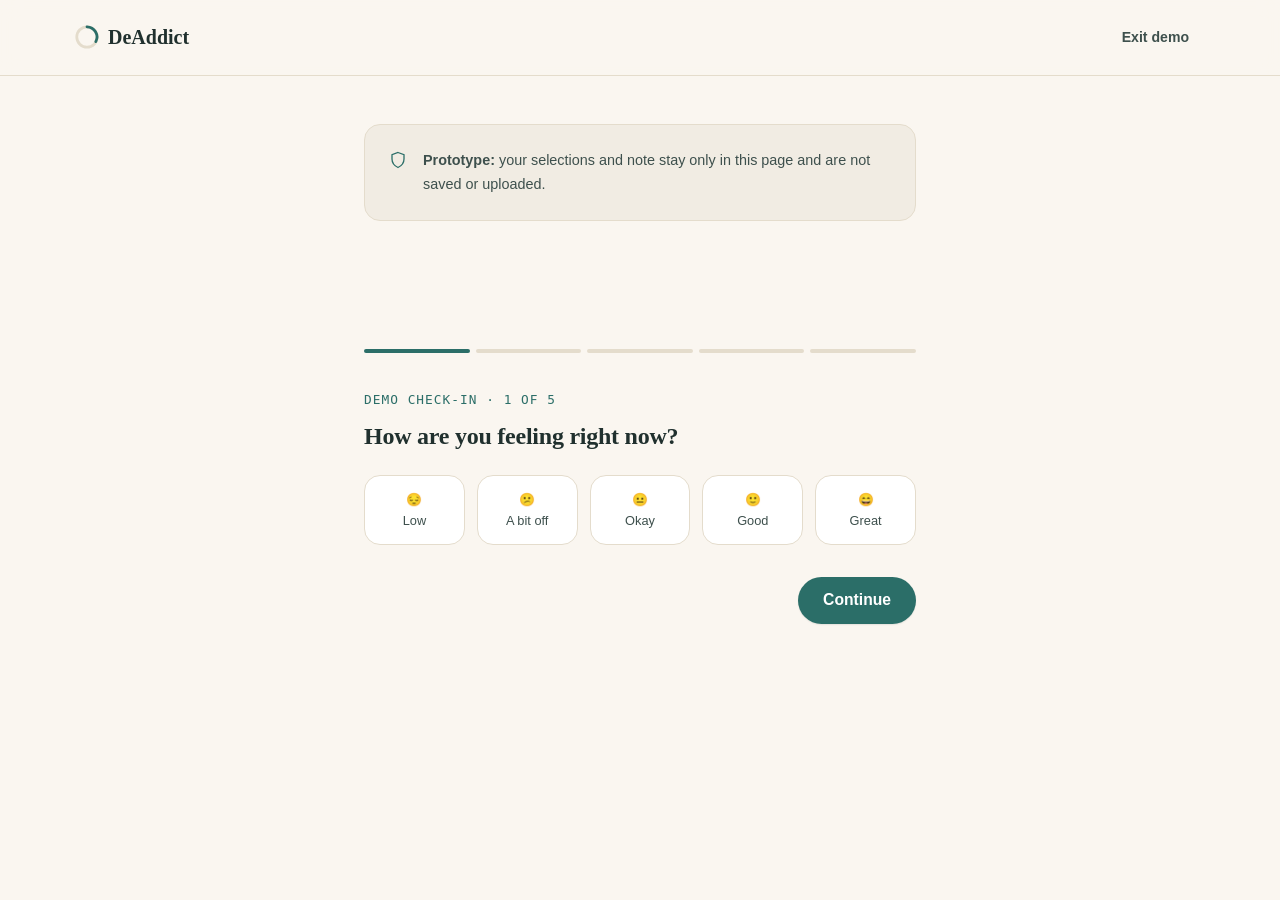
<file: checkin.html>
<!doctype html>
<html lang="en">
<head>
<meta charset="utf-8">
<meta name="viewport" content="width=device-width, initial-scale=1">
<title>Demo Daily Check-In | DeAddict</title>
<meta name="description" content="Try the DeAddict daily check-in prototype. Answers remain in the page and are not saved or uploaded.">
<meta name="theme-color" content="#2B6E68">
<meta name="robots" content="noindex,follow">
<link rel="icon" href="favicon.svg" type="image/svg+xml">
<link rel="manifest" href="site.webmanifest">
<link rel="stylesheet" href="styles.css">
<style>
  .checkin-wrap{max-width:600px;margin-inline:auto;padding:var(--space-6) var(--space-4)}
  .checkin-progress{display:flex;gap:6px;margin-bottom:var(--space-5)}
  .checkin-progress span{flex:1;height:4px;border-radius:99px;background:var(--color-border)}
  .checkin-progress span.done{background:var(--color-primary)}
  .checkin-step{display:none}.checkin-step.is-active{display:block}
  .yesno-row{display:flex;gap:var(--space-3)}.yesno-row .scale-btn{flex:1}
  .checkin-nav{display:flex;justify-content:space-between;gap:var(--space-3);margin-top:var(--space-5)}
  .demo-banner{margin-bottom:var(--space-5)}
  @media(max-width:520px){.yesno-row{flex-direction:column}.checkin-nav{flex-wrap:wrap}.checkin-nav .btn{flex:1}}
</style>
</head>
<body>
<a class="skip-link" href="#main">Skip to main content</a>
<header class="site-header" id="siteHeader">
  <div class="container header-inner">
    <a href="index.html" class="logo"><span class="day-arc" aria-hidden="true"><svg width="26" height="26" viewBox="0 0 28 28"><circle cx="14" cy="14" r="11" fill="none" stroke="var(--color-border)" stroke-width="3"/><path d="M14 3 A11 11 0 0 1 23.5 19" fill="none" stroke="var(--color-primary)" stroke-width="3" stroke-linecap="round"/></svg></span>DeAddict</a>
    <a href="dashboard.html" class="btn btn-ghost btn-sm">Exit demo</a>
  </div>
</header>
<main id="main" class="checkin-wrap">
  <div class="notice demo-banner"><svg width="18" height="18" viewBox="0 0 18 18" aria-hidden="true"><path d="M9 1.5l6 2.2v4.4c0 4-2.6 6.9-6 8.4-3.4-1.5-6-4.4-6-8.4V3.7L9 1.5z" fill="none" stroke="currentColor" stroke-width="1.3"/></svg><p class="mb-0"><strong>Prototype:</strong> your selections and note stay only in this page and are not saved or uploaded.</p></div>
  <section class="checkin-step is-active" data-step="1">
    <div class="checkin-progress" aria-label="Step 1 of 5"><span class="done"></span><span></span><span></span><span></span><span></span></div>
    <span class="eyebrow">Demo check-in · 1 of 5</span>
    <h1 style="font-size:1.5rem;">How are you feeling right now?</h1>
    <div class="scale-row" data-scale style="margin-top:var(--space-4);">
      <button type="button" class="scale-btn" aria-pressed="false">😔<span>Low</span></button><button type="button" class="scale-btn" aria-pressed="false">😕<span>A bit off</span></button><button type="button" class="scale-btn" aria-pressed="false">😐<span>Okay</span></button><button type="button" class="scale-btn" aria-pressed="false">🙂<span>Good</span></button><button type="button" class="scale-btn" aria-pressed="false">😄<span>Great</span></button>
    </div>
    <div class="checkin-nav"><span></span><button type="button" class="btn btn-primary next-step">Continue</button></div>
  </section>
  <section class="checkin-step" data-step="2">
    <div class="checkin-progress" aria-label="Step 2 of 5"><span class="done"></span><span class="done"></span><span></span><span></span><span></span></div>
    <span class="eyebrow">Demo check-in · 2 of 5</span>
    <h1 style="font-size:1.5rem;">How strong was the urge?</h1>
    <p class="hint" style="margin-top:-0.5rem;">0 means no urge and 10 means extremely strong.</p>
    <div class="scale-row" data-scale style="margin-top:var(--space-4);flex-wrap:wrap;">
      <button type="button" class="scale-btn" aria-pressed="false">0</button><button type="button" class="scale-btn" aria-pressed="false">2</button><button type="button" class="scale-btn" aria-pressed="false">4</button><button type="button" class="scale-btn" aria-pressed="false">6</button><button type="button" class="scale-btn" aria-pressed="false">8</button><button type="button" class="scale-btn" aria-pressed="false">10</button>
    </div>
    <div class="checkin-nav"><button type="button" class="btn btn-ghost prev-step">Back</button><button type="button" class="btn btn-primary next-step">Continue</button></div>
  </section>
  <section class="checkin-step" data-step="3">
    <div class="checkin-progress" aria-label="Step 3 of 5"><span class="done"></span><span class="done"></span><span class="done"></span><span></span><span></span></div>
    <span class="eyebrow">Demo check-in · 3 of 5</span>
    <h1 style="font-size:1.5rem;">Did the behavior happen today?</h1>
    <div class="yesno-row" data-scale style="margin-top:var(--space-4);"><button type="button" class="scale-btn" aria-pressed="false" id="btnNo" style="min-height:64px;">Not today</button><button type="button" class="scale-btn" aria-pressed="false" id="btnYes" style="min-height:64px;">Yes, it happened</button></div>
    <div class="checkin-nav"><button type="button" class="btn btn-ghost prev-step">Back</button><button type="button" class="btn btn-primary next-step">Continue</button></div>
  </section>
  <section class="checkin-step" data-step="4">
    <div class="checkin-progress" aria-label="Step 4 of 5"><span class="done"></span><span class="done"></span><span class="done"></span><span class="done"></span><span></span></div>
    <span class="eyebrow">Demo check-in · 4 of 5</span>
    <h1 style="font-size:1.5rem;">What was going on beforehand?</h1>
    <div class="field"><label for="trigger">Possible trigger (optional)</label><select id="trigger"><option value="">Choose an option</option><option>Stress</option><option>Boredom</option><option>Social situation</option><option>A specific time or place</option><option>Difficult emotion</option><option>Not sure</option></select></div>
    <div class="field"><label for="coping">Coping action used (optional)</label><select id="coping"><option value="">Choose an option</option><option>Went for a walk</option><option>Breathing exercise</option><option>Called or texted someone</option><option>Distracted myself</option><option>None this time</option></select></div>
    <div class="field"><label for="note">Short private note (optional)</label><textarea id="note" rows="3" placeholder="This text is not saved or uploaded"></textarea></div>
    <div class="checkin-nav"><button type="button" class="btn btn-ghost prev-step">Back</button><button type="button" class="btn btn-primary next-step">Finish demo</button></div>
  </section>
  <section class="checkin-step" data-step="5-ok">
    <div class="checkin-progress" aria-label="Step 5 of 5"><span class="done"></span><span class="done"></span><span class="done"></span><span class="done"></span><span class="done"></span></div>
    <div class="text-center"><svg width="48" height="48" viewBox="0 0 48 48" style="margin:0 auto var(--space-3);" aria-hidden="true"><circle cx="24" cy="24" r="19" fill="none" stroke="var(--color-border)" stroke-width="5"/><path d="M24 5a19 19 0 0 1 16.4 28.5" fill="none" stroke="var(--color-primary)" stroke-width="5" stroke-linecap="round"/></svg><h1 style="font-size:1.5rem;">Demo check-in complete.</h1><p>Your answers were not saved or uploaded. A future secure version may use repeated check-ins to help users review patterns.</p><a href="dashboard.html" class="btn btn-primary">Back to Sample Dashboard</a></div>
  </section>
  <section class="checkin-step" data-step="5-setback">
    <div class="checkin-progress" aria-label="Step 5 of 5"><span class="done"></span><span class="done"></span><span class="done"></span><span class="done"></span><span class="done"></span></div>
    <h1 style="font-size:1.5rem;">Thank you for being honest.</h1>
    <p>Your answers were not saved. A difficult day does not erase progress, but substance-related symptoms or immediate danger need qualified human help.</p>
    <div class="card" style="margin-bottom:var(--space-4);"><h3 style="font-size:1rem;">Pause and ground yourself</h3><p>Try breathing slowly, placing both feet on the floor, and naming five things you can see. This is a general calming prompt, not medical treatment.</p></div>
    <div class="notice"><svg width="18" height="18" viewBox="0 0 18 18" aria-hidden="true"><path d="M9 1.5l6 2.2v4.4c0 4-2.6 6.9-6 8.4-3.4-1.5-6-4.4-6-8.4V3.7L9 1.5z" fill="none" stroke="currentColor" stroke-width="1.3"/></svg><p class="mb-0">For immediate danger or a medical emergency, contact local emergency services. For other urgent support, <a href="https://findahelpline.com/" target="_blank" rel="noopener noreferrer">find verified local help</a>.</p></div>
    <div class="checkin-nav" style="justify-content:flex-end;"><a href="dashboard.html" class="btn btn-primary">Back to Sample Dashboard</a></div>
  </section>
</main>
<script src="script.js"></script>
<script>
  const steps=['1','2','3','4'];let current=0;let setback=false;
  function showStep(key){document.querySelectorAll('.checkin-step').forEach(step=>step.classList.remove('is-active'));const target=document.querySelector('.checkin-step[data-step="'+key+'"]');if(target){target.classList.add('is-active');target.querySelector('h1')?.focus?.();window.scrollTo({top:0,behavior:'smooth'});}}
  document.getElementById('btnYes')?.addEventListener('click',()=>{setback=true;});document.getElementById('btnNo')?.addEventListener('click',()=>{setback=false;});
  document.querySelectorAll('.next-step').forEach(button=>button.addEventListener('click',()=>{current++;if(current<steps.length){showStep(steps[current]);}else{showStep(setback?'5-setback':'5-ok');}}));
  document.querySelectorAll('.prev-step').forEach(button=>button.addEventListener('click',()=>{current=Math.max(0,current-1);showStep(steps[current]);}));
</script>
</body>
</html>
</file>
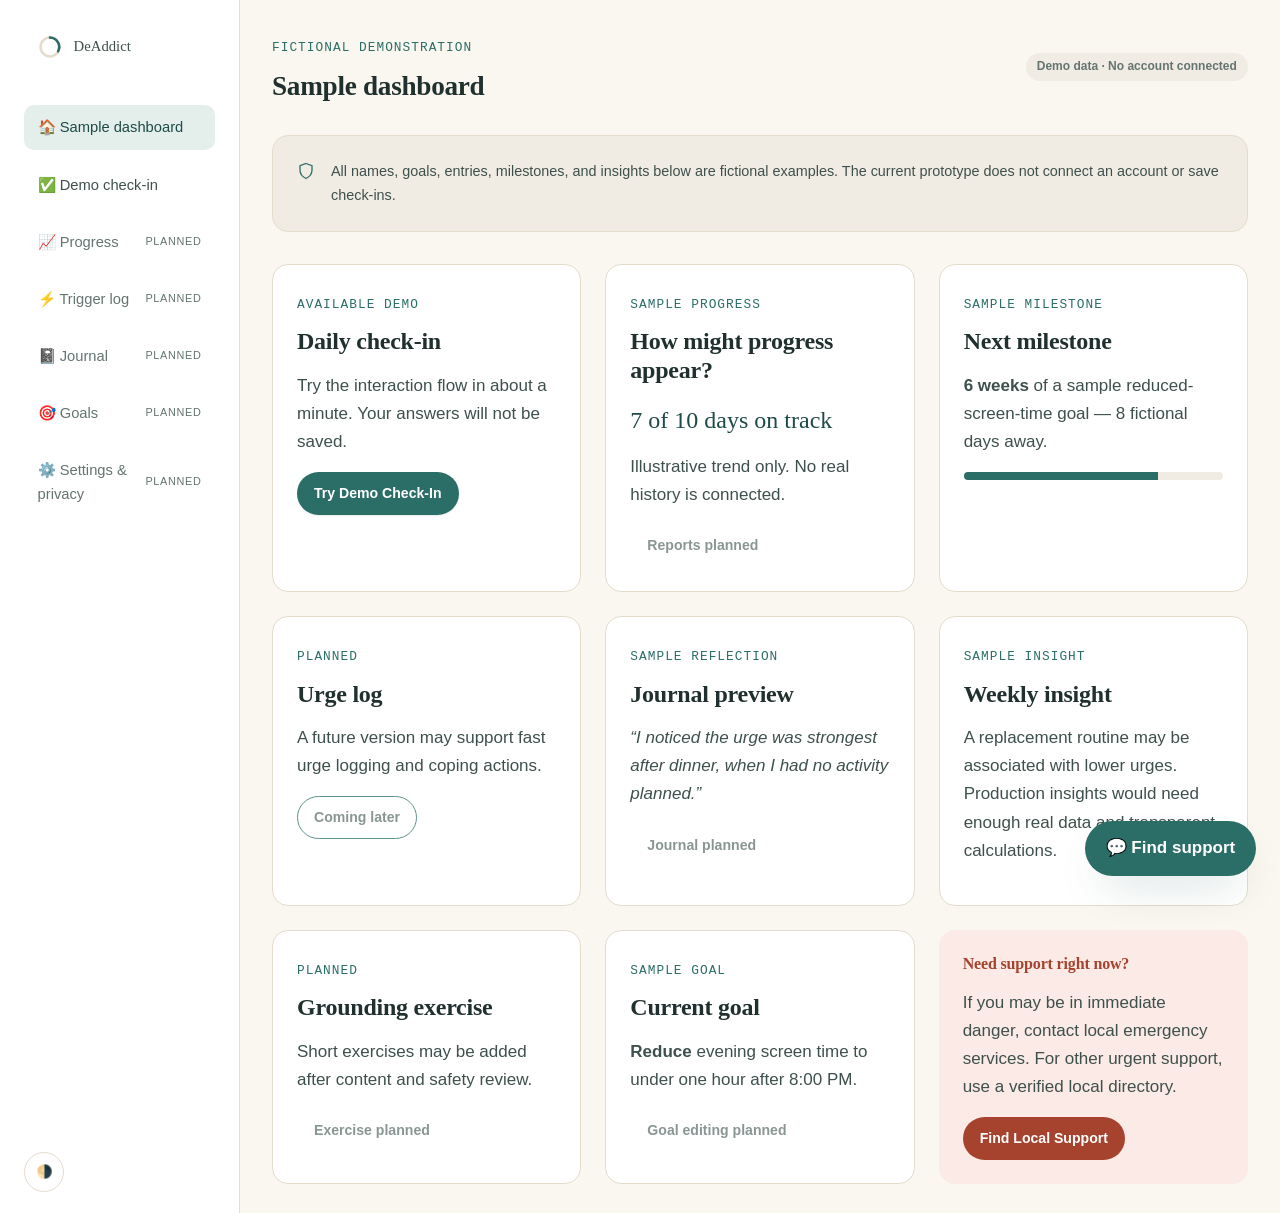
<file: dashboard.html>
<!doctype html>
<html lang="en">
<head>
<meta charset="utf-8">
<meta name="viewport" content="width=device-width, initial-scale=1">
<title>Sample Dashboard | DeAddict</title>
<meta name="description" content="Explore a sample DeAddict dashboard using fictional demonstration data. No account or saved personal information is connected.">
<meta name="theme-color" content="#2B6E68">
<meta name="robots" content="noindex,follow">
<link rel="icon" href="favicon.svg" type="image/svg+xml">
<link rel="manifest" href="site.webmanifest">
<link rel="stylesheet" href="styles.css">
</head>
<body>
<a class="skip-link" href="#main">Skip to main content</a>
<div class="app-shell">
  <nav class="app-sidebar" aria-label="Demo navigation">
    <a href="index.html" class="logo" style="margin-bottom:var(--space-4);"><span class="day-arc" aria-hidden="true"><svg width="24" height="24" viewBox="0 0 28 28"><circle cx="14" cy="14" r="11" fill="none" stroke="var(--color-border)" stroke-width="3"/><path d="M14 3 A11 11 0 0 1 23.5 19" fill="none" stroke="var(--color-primary)" stroke-width="3" stroke-linecap="round"/></svg></span>DeAddict</a>
    <a href="dashboard.html" aria-current="page">🏠 Sample dashboard</a>
    <a href="checkin.html">✅ Demo check-in</a>
    <span class="nav-coming-soon">📈 Progress <small>Planned</small></span>
    <span class="nav-coming-soon">⚡ Trigger log <small>Planned</small></span>
    <span class="nav-coming-soon">📓 Journal <small>Planned</small></span>
    <span class="nav-coming-soon">🎯 Goals <small>Planned</small></span>
    <span class="nav-coming-soon">⚙️ Settings &amp; privacy <small>Planned</small></span>
    <button class="icon-btn" id="themeToggle" type="button" style="margin-top:auto;" aria-label="Toggle dark mode">🌗</button>
  </nav>
  <main class="app-main" id="main">
    <div class="app-topbar">
      <div><span class="eyebrow">Fictional demonstration</span><h1 style="font-size:1.7rem;margin-bottom:0;">Sample dashboard</h1></div>
      <div class="tag tag-neutral">Demo data · No account connected</div>
    </div>
    <div class="notice" style="margin-bottom:var(--space-5);"><svg width="18" height="18" viewBox="0 0 18 18" aria-hidden="true"><path d="M9 1.5l6 2.2v4.4c0 4-2.6 6.9-6 8.4-3.4-1.5-6-4.4-6-8.4V3.7L9 1.5z" fill="none" stroke="currentColor" stroke-width="1.3"/></svg><p class="mb-0">All names, goals, entries, milestones, and insights below are fictional examples. The current prototype does not connect an account or save check-ins.</p></div>
    <div class="grid grid-3">
      <div class="card"><span class="eyebrow">Available demo</span><h3>Daily check-in</h3><p>Try the interaction flow in about a minute. Your answers will not be saved.</p><a href="checkin.html" class="btn btn-primary btn-sm">Try Demo Check-In</a></div>
      <div class="card"><span class="eyebrow">Sample progress</span><h3>How might progress appear?</h3><div class="mock-stat-value" style="margin:var(--space-2) 0;">7 of 10 days on track</div><p>Illustrative trend only. No real history is connected.</p><span class="btn btn-ghost btn-sm is-disabled-link" aria-disabled="true">Reports planned</span></div>
      <div class="card"><span class="eyebrow">Sample milestone</span><h3>Next milestone</h3><p><strong>6 weeks</strong> of a sample reduced-screen-time goal — 8 fictional days away.</p><div style="height:8px;background:var(--color-surface-alt);border-radius:99px;overflow:hidden;"><div style="width:75%;height:100%;background:var(--color-primary);"></div></div></div>
      <div class="card"><span class="eyebrow">Planned</span><h3>Urge log</h3><p>A future version may support fast urge logging and coping actions.</p><span class="btn btn-secondary btn-sm is-disabled-link" aria-disabled="true">Coming later</span></div>
      <div class="card"><span class="eyebrow">Sample reflection</span><h3>Journal preview</h3><p style="font-style:italic;">“I noticed the urge was strongest after dinner, when I had no activity planned.”</p><span class="btn btn-ghost btn-sm is-disabled-link" aria-disabled="true">Journal planned</span></div>
      <div class="card"><span class="eyebrow">Sample insight</span><h3>Weekly insight</h3><p>A replacement routine may be associated with lower urges. Production insights would need enough real data and transparent calculations.</p></div>
      <div class="card"><span class="eyebrow">Planned</span><h3>Grounding exercise</h3><p>Short exercises may be added after content and safety review.</p><span class="btn btn-ghost btn-sm is-disabled-link" aria-disabled="true">Exercise planned</span></div>
      <div class="card"><span class="eyebrow">Sample goal</span><h3>Current goal</h3><p><strong>Reduce</strong> evening screen time to under one hour after 8:00 PM.</p><span class="btn btn-ghost btn-sm is-disabled-link" aria-disabled="true">Goal editing planned</span></div>
      <div class="card" style="background:var(--color-critical-tint);border:none;"><h3 style="color:var(--color-critical);font-size:1rem;">Need support right now?</h3><p>If you may be in immediate danger, contact local emergency services. For other urgent support, use a verified local directory.</p><a href="https://findahelpline.com/" target="_blank" rel="noopener noreferrer" class="btn btn-critical btn-sm">Find Local Support</a></div>
    </div>
  </main>
</div>
<a href="https://findahelpline.com/" target="_blank" rel="noopener noreferrer" class="help-fab">💬 Find support</a>
<script src="script.js"></script>
</body>
</html>
</file>
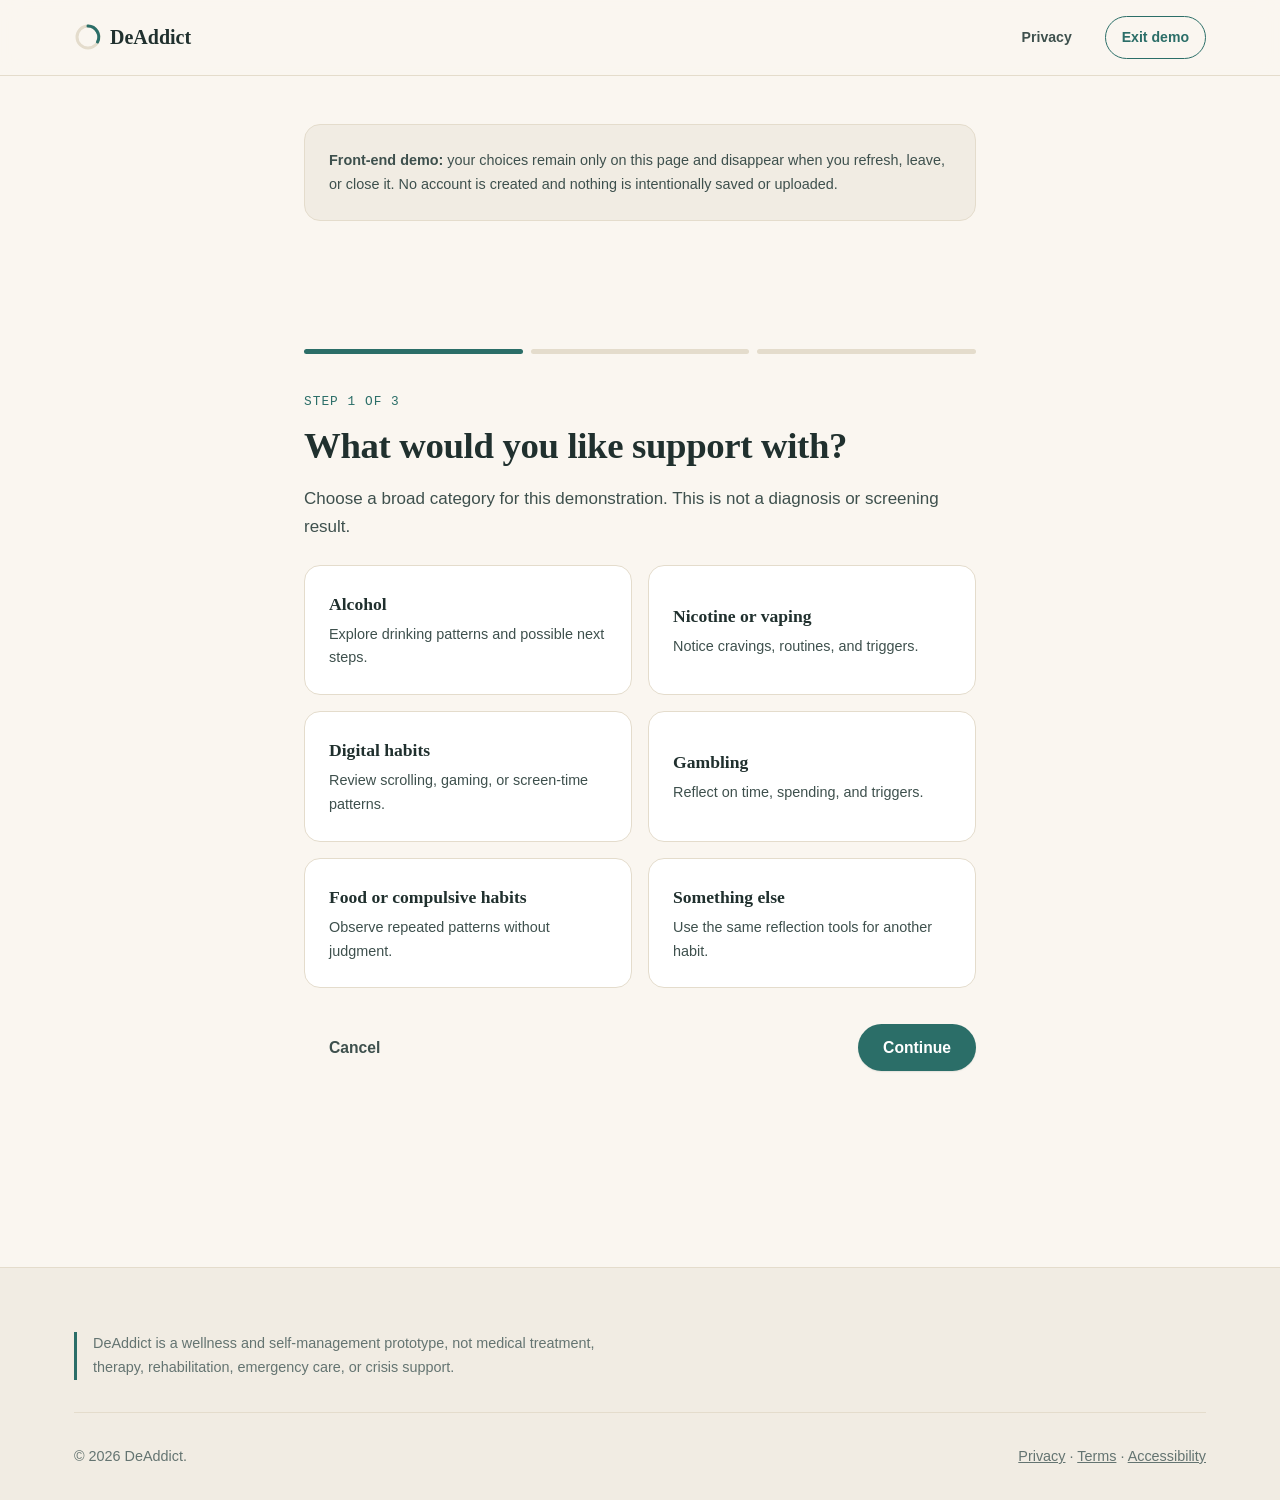
<file: onboarding.html>
<!doctype html>
<html lang="en">
<head>
<meta charset="utf-8">
<meta name="viewport" content="width=device-width, initial-scale=1">
<title>Onboarding demo | DeAddict</title>
<meta name="description" content="Try the DeAddict onboarding prototype without creating an account or saving your selections.">
<meta name="robots" content="noindex, nofollow">
<link rel="icon" href="favicon.svg" type="image/svg+xml">
<link rel="manifest" href="site.webmanifest">
<link rel="stylesheet" href="styles.css">
<style>
  .onboarding-wrap{max-width:720px;margin-inline:auto;padding:var(--space-6) var(--space-4) var(--space-8)}
  .onboarding-progress{display:flex;gap:8px;margin-bottom:var(--space-5)}
  .onboarding-progress span{height:5px;flex:1;border-radius:99px;background:var(--color-border)}
  .onboarding-progress span.done{background:var(--color-primary)}
  .onboarding-step{display:none}
  .onboarding-step.is-active{display:block}
  .choice-grid{display:grid;grid-template-columns:repeat(2,minmax(0,1fr));gap:var(--space-3);margin-top:var(--space-4)}
  .onboarding-option{min-height:96px;text-align:left;border:1px solid var(--color-border);background:var(--color-surface);color:var(--color-ink);border-radius:var(--radius-md);padding:var(--space-4);cursor:pointer;font:inherit;transition:border-color var(--transition),background var(--transition),transform var(--transition)}
  .onboarding-option:hover{transform:translateY(-1px);border-color:var(--color-secondary)}
  .onboarding-option[aria-pressed="true"]{border-color:var(--color-primary);background:var(--color-primary-tint);box-shadow:0 0 0 2px color-mix(in srgb,var(--color-primary) 18%,transparent)}
  .onboarding-option strong{display:block;margin-bottom:.25rem;font-family:var(--font-display);font-size:1.1rem}
  .onboarding-option span{display:block;color:var(--color-ink-soft);font-size:.9rem}
  .onboarding-nav{display:flex;justify-content:space-between;align-items:center;gap:var(--space-3);margin-top:var(--space-5)}
  .onboarding-summary{display:grid;gap:var(--space-3);margin:var(--space-4) 0}
  .summary-row{display:flex;justify-content:space-between;gap:var(--space-3);padding:var(--space-3);background:var(--color-surface-alt);border-radius:var(--radius-sm)}
  .summary-row span:first-child{color:var(--color-muted)}
  @media(max-width:600px){.choice-grid{grid-template-columns:1fr}.onboarding-wrap{padding-inline:var(--space-3)}.onboarding-option{min-height:84px}.summary-row{display:block}.summary-row strong{display:block;margin-top:.2rem}}
</style>
</head>
<body>
<a class="skip-link" href="#main">Skip to main content</a>
<header class="site-header" id="siteHeader"><div class="container header-inner"><a href="index.html" class="logo"><span class="day-arc" aria-hidden="true"><svg width="28" height="28" viewBox="0 0 28 28"><circle cx="14" cy="14" r="11" fill="none" stroke="var(--color-border)" stroke-width="3"/><path d="M14 3 A11 11 0 0 1 23.5 19" fill="none" stroke="var(--color-primary)" stroke-width="3" stroke-linecap="round"/></svg></span>DeAddict</a><div class="header-actions"><a href="privacy.html" class="btn btn-ghost btn-sm">Privacy</a><a href="index.html" class="btn btn-secondary btn-sm">Exit demo</a></div></div></header>
<main id="main" class="onboarding-wrap" data-onboarding>
  <div class="notice" style="margin-bottom:var(--space-5);"><p class="mb-0"><strong>Front-end demo:</strong> your choices remain only on this page and disappear when you refresh, leave, or close it. No account is created and nothing is intentionally saved or uploaded.</p></div>

  <section class="onboarding-step is-active" data-onboarding-step="category" aria-labelledby="category-title">
    <div class="onboarding-progress" aria-label="Step 1 of 3"><span class="done"></span><span></span><span></span></div>
    <span class="eyebrow">Step 1 of 3</span>
    <h1 id="category-title" style="font-size:clamp(1.7rem,1.5rem + 1vw,2.3rem);">What would you like support with?</h1>
    <p>Choose a broad category for this demonstration. This is not a diagnosis or screening result.</p>
    <div class="choice-grid" data-choice-group="category">
      <button class="onboarding-option" type="button" aria-pressed="false" data-value="Alcohol"><strong>Alcohol</strong><span>Explore drinking patterns and possible next steps.</span></button>
      <button class="onboarding-option" type="button" aria-pressed="false" data-value="Nicotine or vaping"><strong>Nicotine or vaping</strong><span>Notice cravings, routines, and triggers.</span></button>
      <button class="onboarding-option" type="button" aria-pressed="false" data-value="Digital habits"><strong>Digital habits</strong><span>Review scrolling, gaming, or screen-time patterns.</span></button>
      <button class="onboarding-option" type="button" aria-pressed="false" data-value="Gambling"><strong>Gambling</strong><span>Reflect on time, spending, and triggers.</span></button>
      <button class="onboarding-option" type="button" aria-pressed="false" data-value="Food or compulsive habits"><strong>Food or compulsive habits</strong><span>Observe repeated patterns without judgment.</span></button>
      <button class="onboarding-option" type="button" aria-pressed="false" data-value="Something else"><strong>Something else</strong><span>Use the same reflection tools for another habit.</span></button>
    </div>
    <div class="onboarding-nav"><a href="index.html" class="btn btn-ghost">Cancel</a><button class="btn btn-primary onboarding-next" type="button">Continue</button></div>
  </section>

  <section class="onboarding-step" data-onboarding-step="approach" aria-labelledby="approach-title">
    <div class="onboarding-progress" aria-label="Step 2 of 3"><span class="done"></span><span class="done"></span><span></span></div>
    <span class="eyebrow">Step 2 of 3</span>
    <h1 id="approach-title" style="font-size:clamp(1.7rem,1.5rem + 1vw,2.3rem);">What feels most useful right now?</h1>
    <p>You can choose a direction without making a permanent commitment.</p>
    <div class="choice-grid" data-choice-group="approach">
      <button class="onboarding-option" type="button" aria-pressed="false" data-value="Understand my patterns"><strong>Understand my patterns</strong><span>Observe first before deciding what to change.</span></button>
      <button class="onboarding-option" type="button" aria-pressed="false" data-value="Reduce gradually"><strong>Reduce gradually</strong><span>Work toward smaller, realistic changes over time.</span></button>
      <button class="onboarding-option" type="button" aria-pressed="false" data-value="Stop completely"><strong>Stop completely</strong><span>Explore a clear stop goal with appropriate support.</span></button>
      <button class="onboarding-option" type="button" aria-pressed="false" data-value="Not sure yet"><strong>Not sure yet</strong><span>Begin with reflection and revisit the goal later.</span></button>
    </div>
    <div class="onboarding-nav"><button class="btn btn-ghost onboarding-back" type="button">Back</button><button class="btn btn-primary onboarding-next" type="button">Review</button></div>
  </section>

  <section class="onboarding-step" data-onboarding-step="review" aria-labelledby="review-title">
    <div class="onboarding-progress" aria-label="Step 3 of 3"><span class="done"></span><span class="done"></span><span class="done"></span></div>
    <span class="eyebrow">Step 3 of 3</span>
    <h1 id="review-title" style="font-size:clamp(1.7rem,1.5rem + 1vw,2.3rem);">Review this demo path</h1>
    <p>This summary is generated only in your current page memory.</p>
    <div class="onboarding-summary" aria-live="polite">
      <div class="summary-row"><span>Support category</span><strong data-summary="category">Not selected</strong></div>
      <div class="summary-row"><span>Current approach</span><strong data-summary="approach">Not selected</strong></div>
    </div>
    <div class="notice critical" data-substance-safety hidden><p class="mb-0"><strong>Safety note:</strong> stopping alcohol abruptly after regular heavy use can be dangerous. A qualified clinician can advise whether medical support is needed. Seek emergency care for severe symptoms such as seizures, hallucinations, serious confusion, or loss of consciousness.</p></div>
    <div class="notice" style="margin-top:var(--space-3);"><p class="mb-0">The next screen is also a non-persistent demonstration. It does not create a treatment plan, save answers, or replace professional support.</p></div>
    <div class="onboarding-nav"><button class="btn btn-ghost onboarding-back" type="button">Back</button><a href="checkin.html" class="btn btn-primary">Continue to Demo Check-In</a></div>
  </section>
</main>
<footer class="site-footer"><div class="container"><p class="footer-disclaimer">DeAddict is a wellness and self-management prototype, not medical treatment, therapy, rehabilitation, emergency care, or crisis support.</p><div class="footer-bottom"><span>© 2026 DeAddict.</span><span><a href="privacy.html">Privacy</a> · <a href="terms.html">Terms</a> · <a href="accessibility.html">Accessibility</a></span></div></div></footer>
<script src="script.js"></script>
<script src="onboarding.js"></script>
</body>
</html>
</file>
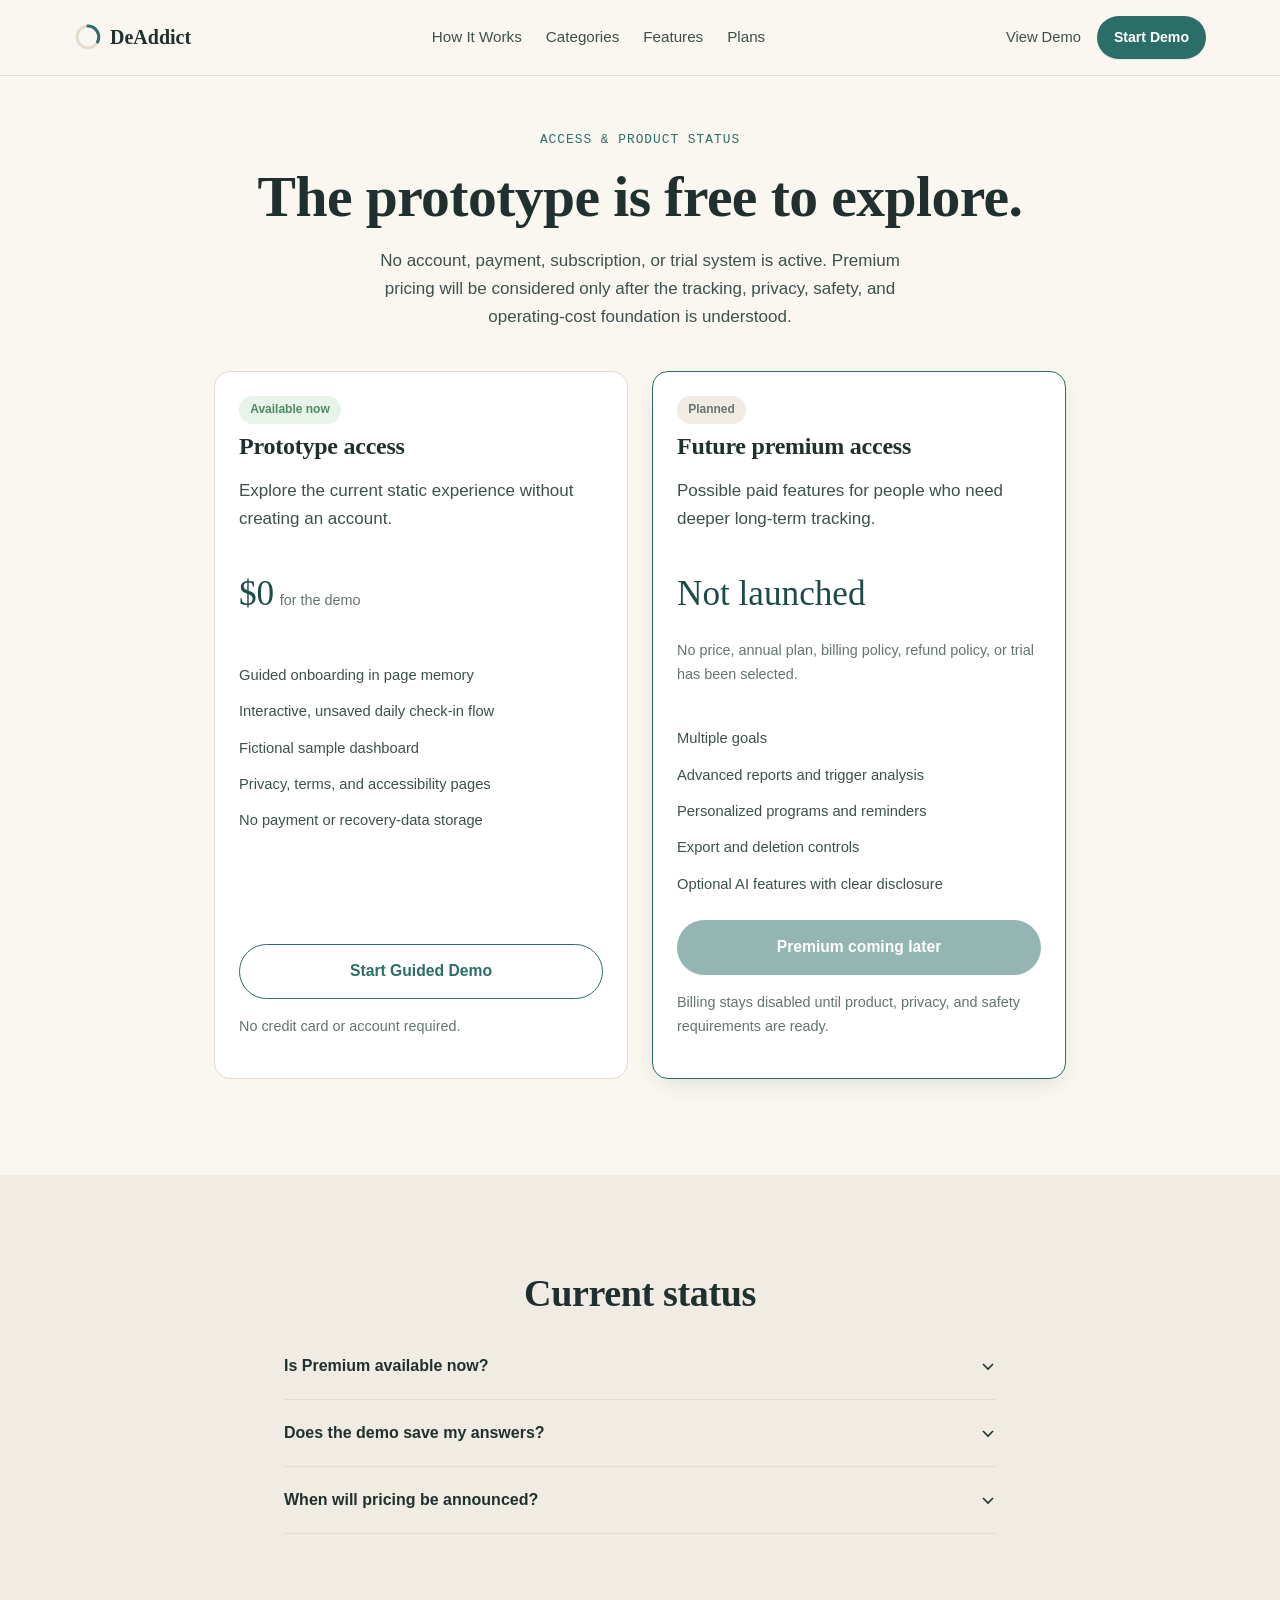
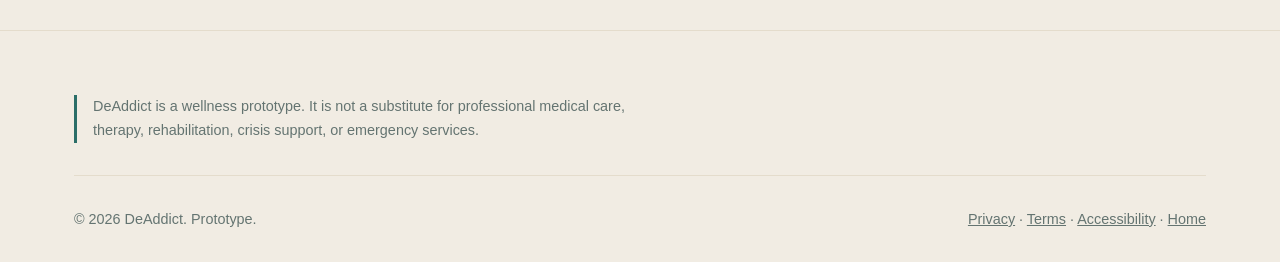
<file: pricing.html>
<!doctype html>
<html lang="en">
<head>
<meta charset="utf-8">
<meta name="viewport" content="width=device-width, initial-scale=1">
<title>Access &amp; planned pricing | DeAddict</title>
<meta name="description" content="See what is available in the free DeAddict prototype and which premium features are planned for later development.">
<meta name="theme-color" content="#2B6E68">
<link rel="icon" href="favicon.svg" type="image/svg+xml">
<link rel="manifest" href="site.webmanifest">
<link rel="stylesheet" href="styles.css">
</head>
<body>
<a class="skip-link" href="#main">Skip to main content</a>
<header class="site-header" id="siteHeader">
  <div class="container header-inner">
    <a href="index.html" class="logo"><span class="day-arc" aria-hidden="true"><svg width="28" height="28" viewBox="0 0 28 28"><circle cx="14" cy="14" r="11" fill="none" stroke="var(--color-border)" stroke-width="3"/><path d="M14 3 A11 11 0 0 1 23.5 19" fill="none" stroke="var(--color-primary)" stroke-width="3" stroke-linecap="round"/></svg></span>DeAddict</a>
    <nav class="main-nav" aria-label="Main"><ul><li><a href="index.html#how-it-works">How It Works</a></li><li><a href="index.html#categories">Categories</a></li><li><a href="index.html#features">Features</a></li><li><a href="pricing.html" aria-current="page">Plans</a></li></ul></nav>
    <div class="header-actions"><a href="dashboard.html" class="sign-in-link" style="text-decoration:none;font-size:.92rem;font-weight:500;color:var(--color-ink-soft);">View Demo</a><a href="onboarding.html" class="btn btn-primary btn-sm">Start Demo</a><button class="icon-btn menu-toggle" id="menuToggle" type="button" aria-label="Open menu" aria-expanded="false" aria-controls="mobileNav"><svg width="20" height="20" viewBox="0 0 20 20" aria-hidden="true"><path d="M2 5h16M2 10h16M2 15h16" stroke="currentColor" stroke-width="1.6" stroke-linecap="round"/></svg></button></div>
  </div>
</header>
<nav class="mobile-nav" id="mobileNav" aria-label="Mobile navigation" aria-hidden="true"><div class="mobile-nav-head"><span class="logo">DeAddict</span><button class="icon-btn" id="menuClose" type="button" aria-label="Close menu"><svg width="18" height="18" viewBox="0 0 18 18" aria-hidden="true"><path d="M2 2l14 14M16 2L2 16" stroke="currentColor" stroke-width="1.6" stroke-linecap="round"/></svg></button></div><ul><li><a href="index.html">Home</a></li><li><a href="index.html#features">Features</a></li><li><a href="index.html#resources">Resources</a></li><li><a href="privacy.html">Privacy</a></li><li><a href="dashboard.html">View Demo</a></li></ul><a href="onboarding.html" class="btn btn-primary">Start Guided Demo</a></nav>
<main id="main">
  <section style="padding-block:var(--space-6) var(--space-4);"><div class="container text-center"><span class="eyebrow">Access &amp; product status</span><h1>The prototype is free to explore.</h1><p class="lede" style="max-width:58ch;margin-inline:auto;">No account, payment, subscription, or trial system is active. Premium pricing will be considered only after the tracking, privacy, safety, and operating-cost foundation is understood.</p></div></section>
  <section style="padding-top:0;">
    <div class="container grid grid-2" style="max-width:900px;margin-inline:auto;">
      <div class="card pricing-card"><span class="tag tag-success" style="align-self:flex-start;margin-bottom:.5rem;">Available now</span><h3>Prototype access</h3><p>Explore the current static experience without creating an account.</p><div class="price-row"><span class="price-amount">$0</span><span class="price-period">for the demo</span></div><ul class="plan-list"><li>Guided onboarding in page memory</li><li>Interactive, unsaved daily check-in flow</li><li>Fictional sample dashboard</li><li>Privacy, terms, and accessibility pages</li><li>No payment or recovery-data storage</li></ul><a href="onboarding.html" class="btn btn-secondary" style="margin-top:auto;">Start Guided Demo</a><p class="plan-fineprint">No credit card or account required.</p></div>
      <div class="card pricing-card is-featured"><span class="tag tag-neutral" style="align-self:flex-start;margin-bottom:.5rem;">Planned</span><h3>Future premium access</h3><p>Possible paid features for people who need deeper long-term tracking.</p><div class="price-row"><span class="price-amount">Not launched</span></div><p class="plan-fineprint mt-0">No price, annual plan, billing policy, refund policy, or trial has been selected.</p><ul class="plan-list"><li>Multiple goals</li><li>Advanced reports and trigger analysis</li><li>Personalized programs and reminders</li><li>Export and deletion controls</li><li>Optional AI features with clear disclosure</li></ul><span class="btn btn-primary is-disabled" aria-disabled="true" style="margin-top:auto;">Premium coming later</span><p class="plan-fineprint">Billing stays disabled until product, privacy, and safety requirements are ready.</p></div>
    </div>
  </section>
  <section class="bg-alt"><div class="container" style="max-width:760px;"><h2 class="text-center">Current status</h2><div class="accordion"><div class="accordion-item"><button class="accordion-trigger" type="button" aria-expanded="false">Is Premium available now?<svg width="16" height="16" viewBox="0 0 16 16" aria-hidden="true"><path d="M3 6l5 5 5-5" stroke="currentColor" stroke-width="1.6" fill="none"/></svg></button><div class="accordion-panel"><p>No. Premium features, billing, and trials are product concepts and are not active.</p></div></div><div class="accordion-item"><button class="accordion-trigger" type="button" aria-expanded="false">Does the demo save my answers?<svg width="16" height="16" viewBox="0 0 16 16" aria-hidden="true"><path d="M3 6l5 5 5-5" stroke="currentColor" stroke-width="1.6" fill="none"/></svg></button><div class="accordion-panel"><p>No. Onboarding remains in page memory and the check-in does not send or store responses.</p></div></div><div class="accordion-item"><button class="accordion-trigger" type="button" aria-expanded="false">When will pricing be announced?<svg width="16" height="16" viewBox="0 0 16 16" aria-hidden="true"><path d="M3 6l5 5 5-5" stroke="currentColor" stroke-width="1.6" fill="none"/></svg></button><div class="accordion-panel"><p>Only after the core product, privacy controls, safety review, and real operating costs are understood.</p></div></div></div></div></section>
</main>
<footer class="site-footer"><div class="container"><p class="footer-disclaimer">DeAddict is a wellness prototype. It is not a substitute for professional medical care, therapy, rehabilitation, crisis support, or emergency services.</p><div class="footer-bottom"><span>© 2026 DeAddict. Prototype.</span><span><a href="privacy.html">Privacy</a> · <a href="terms.html">Terms</a> · <a href="accessibility.html">Accessibility</a> · <a href="index.html">Home</a></span></div></div></footer>
<script src="script.js"></script>
</body>
</html>
</file>
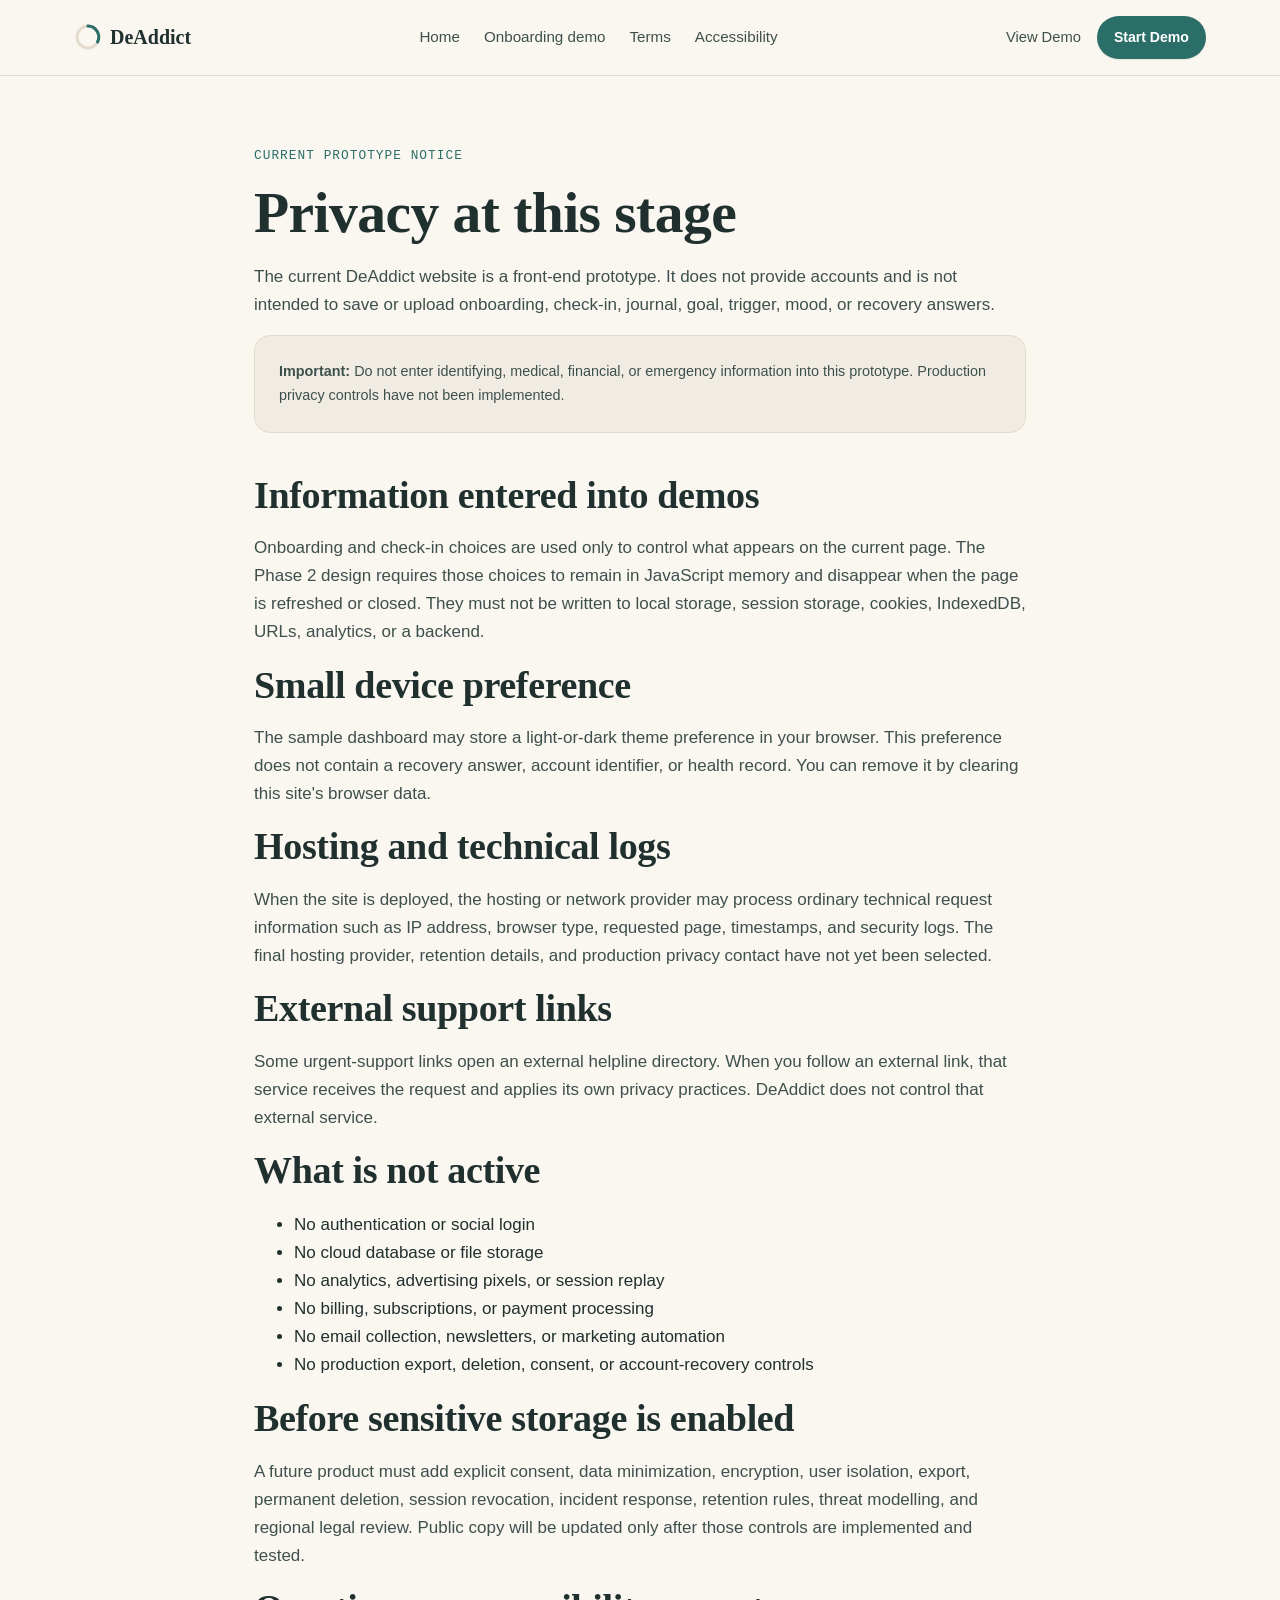
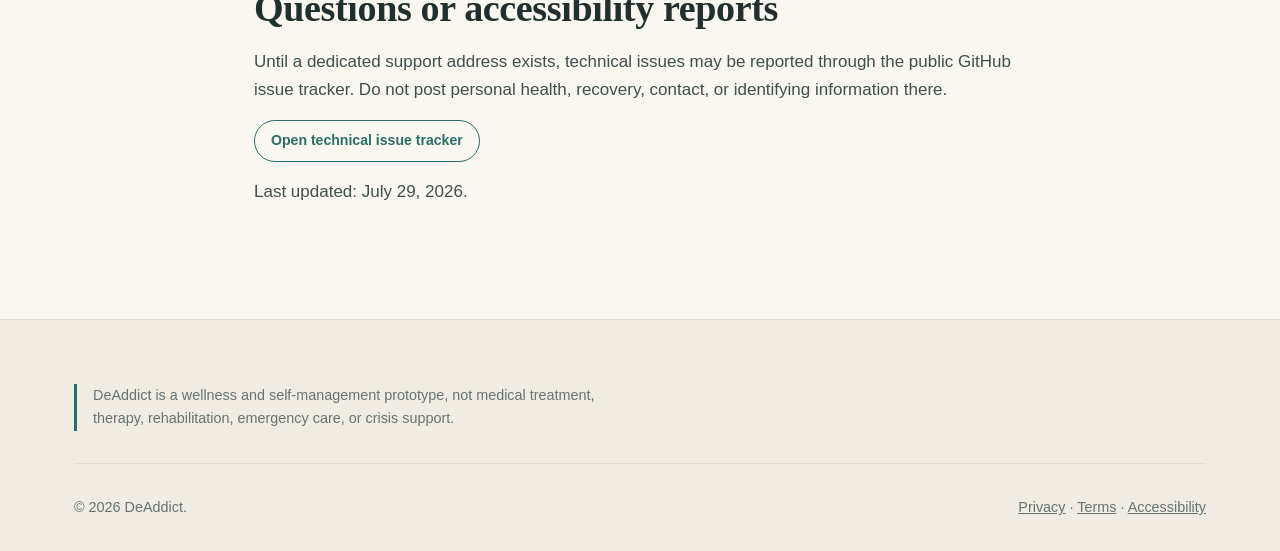
<file: privacy.html>
<!doctype html>
<html lang="en">
<head>
<meta charset="utf-8">
<meta name="viewport" content="width=device-width, initial-scale=1">
<title>Privacy notice | DeAddict</title>
<meta name="description" content="Read how the current DeAddict front-end prototype handles information and which privacy controls are not active yet.">
<link rel="icon" href="favicon.svg" type="image/svg+xml">
<link rel="manifest" href="site.webmanifest">
<link rel="stylesheet" href="styles.css">
</head>
<body>
<a class="skip-link" href="#main">Skip to main content</a>
<header class="site-header" id="siteHeader">
  <div class="container header-inner">
    <a href="index.html" class="logo"><span class="day-arc" aria-hidden="true"><svg width="28" height="28" viewBox="0 0 28 28"><circle cx="14" cy="14" r="11" fill="none" stroke="var(--color-border)" stroke-width="3"/><path d="M14 3 A11 11 0 0 1 23.5 19" fill="none" stroke="var(--color-primary)" stroke-width="3" stroke-linecap="round"/></svg></span>DeAddict</a>
    <nav class="main-nav" aria-label="Main"><ul><li><a href="index.html">Home</a></li><li><a href="onboarding.html">Onboarding demo</a></li><li><a href="terms.html">Terms</a></li><li><a href="accessibility.html">Accessibility</a></li></ul></nav>
    <div class="header-actions"><a href="dashboard.html" class="sign-in-link" style="text-decoration:none;font-size:.92rem;font-weight:500;color:var(--color-ink-soft);">View Demo</a><a href="onboarding.html" class="btn btn-primary btn-sm">Start Demo</a><button class="icon-btn menu-toggle" id="menuToggle" aria-label="Open menu" aria-expanded="false" aria-controls="mobileNav"><svg width="20" height="20" viewBox="0 0 20 20" fill="none"><path d="M2 5h16M2 10h16M2 15h16" stroke="currentColor" stroke-width="1.6" stroke-linecap="round"/></svg></button></div>
  </div>
</header>
<div class="mobile-nav" id="mobileNav" aria-hidden="true"><div class="mobile-nav-head"><span class="logo">DeAddict</span><button class="icon-btn" id="menuClose" aria-label="Close menu"><svg width="18" height="18" viewBox="0 0 18 18"><path d="M2 2l14 14M16 2L2 16" stroke="currentColor" stroke-width="1.6" stroke-linecap="round"/></svg></button></div><ul><li><a href="index.html">Home</a></li><li><a href="onboarding.html">Onboarding demo</a></li><li><a href="terms.html">Terms</a></li><li><a href="accessibility.html">Accessibility</a></li></ul></div>
<main id="main">
  <section style="padding-block:var(--space-7) var(--space-4);"><div class="container" style="max-width:820px;"><span class="eyebrow">Current prototype notice</span><h1>Privacy at this stage</h1><p class="lede">The current DeAddict website is a front-end prototype. It does not provide accounts and is not intended to save or upload onboarding, check-in, journal, goal, trigger, mood, or recovery answers.</p><div class="notice"><p class="mb-0"><strong>Important:</strong> Do not enter identifying, medical, financial, or emergency information into this prototype. Production privacy controls have not been implemented.</p></div></div></section>
  <section style="padding-top:var(--space-3);"><div class="container" style="max-width:820px;">
    <h2>Information entered into demos</h2><p>Onboarding and check-in choices are used only to control what appears on the current page. The Phase 2 design requires those choices to remain in JavaScript memory and disappear when the page is refreshed or closed. They must not be written to local storage, session storage, cookies, IndexedDB, URLs, analytics, or a backend.</p>
    <h2>Small device preference</h2><p>The sample dashboard may store a light-or-dark theme preference in your browser. This preference does not contain a recovery answer, account identifier, or health record. You can remove it by clearing this site's browser data.</p>
    <h2>Hosting and technical logs</h2><p>When the site is deployed, the hosting or network provider may process ordinary technical request information such as IP address, browser type, requested page, timestamps, and security logs. The final hosting provider, retention details, and production privacy contact have not yet been selected.</p>
    <h2>External support links</h2><p>Some urgent-support links open an external helpline directory. When you follow an external link, that service receives the request and applies its own privacy practices. DeAddict does not control that external service.</p>
    <h2>What is not active</h2><ul><li>No authentication or social login</li><li>No cloud database or file storage</li><li>No analytics, advertising pixels, or session replay</li><li>No billing, subscriptions, or payment processing</li><li>No email collection, newsletters, or marketing automation</li><li>No production export, deletion, consent, or account-recovery controls</li></ul>
    <h2>Before sensitive storage is enabled</h2><p>A future product must add explicit consent, data minimization, encryption, user isolation, export, permanent deletion, session revocation, incident response, retention rules, threat modelling, and regional legal review. Public copy will be updated only after those controls are implemented and tested.</p>
    <h2>Questions or accessibility reports</h2><p>Until a dedicated support address exists, technical issues may be reported through the public GitHub issue tracker. Do not post personal health, recovery, contact, or identifying information there.</p><p><a class="btn btn-secondary btn-sm" href="https://github.com/mkraja826/deaddict-website/issues" target="_blank" rel="noopener noreferrer">Open technical issue tracker</a></p>
    <p class="hint">Last updated: July 29, 2026.</p>
  </div></section>
</main>
<footer class="site-footer"><div class="container"><p class="footer-disclaimer">DeAddict is a wellness and self-management prototype, not medical treatment, therapy, rehabilitation, emergency care, or crisis support.</p><div class="footer-bottom"><span>© 2026 DeAddict.</span><span><a href="privacy.html">Privacy</a> · <a href="terms.html">Terms</a> · <a href="accessibility.html">Accessibility</a></span></div></div></footer>
<script src="script.js"></script>
</body>
</html>
</file>
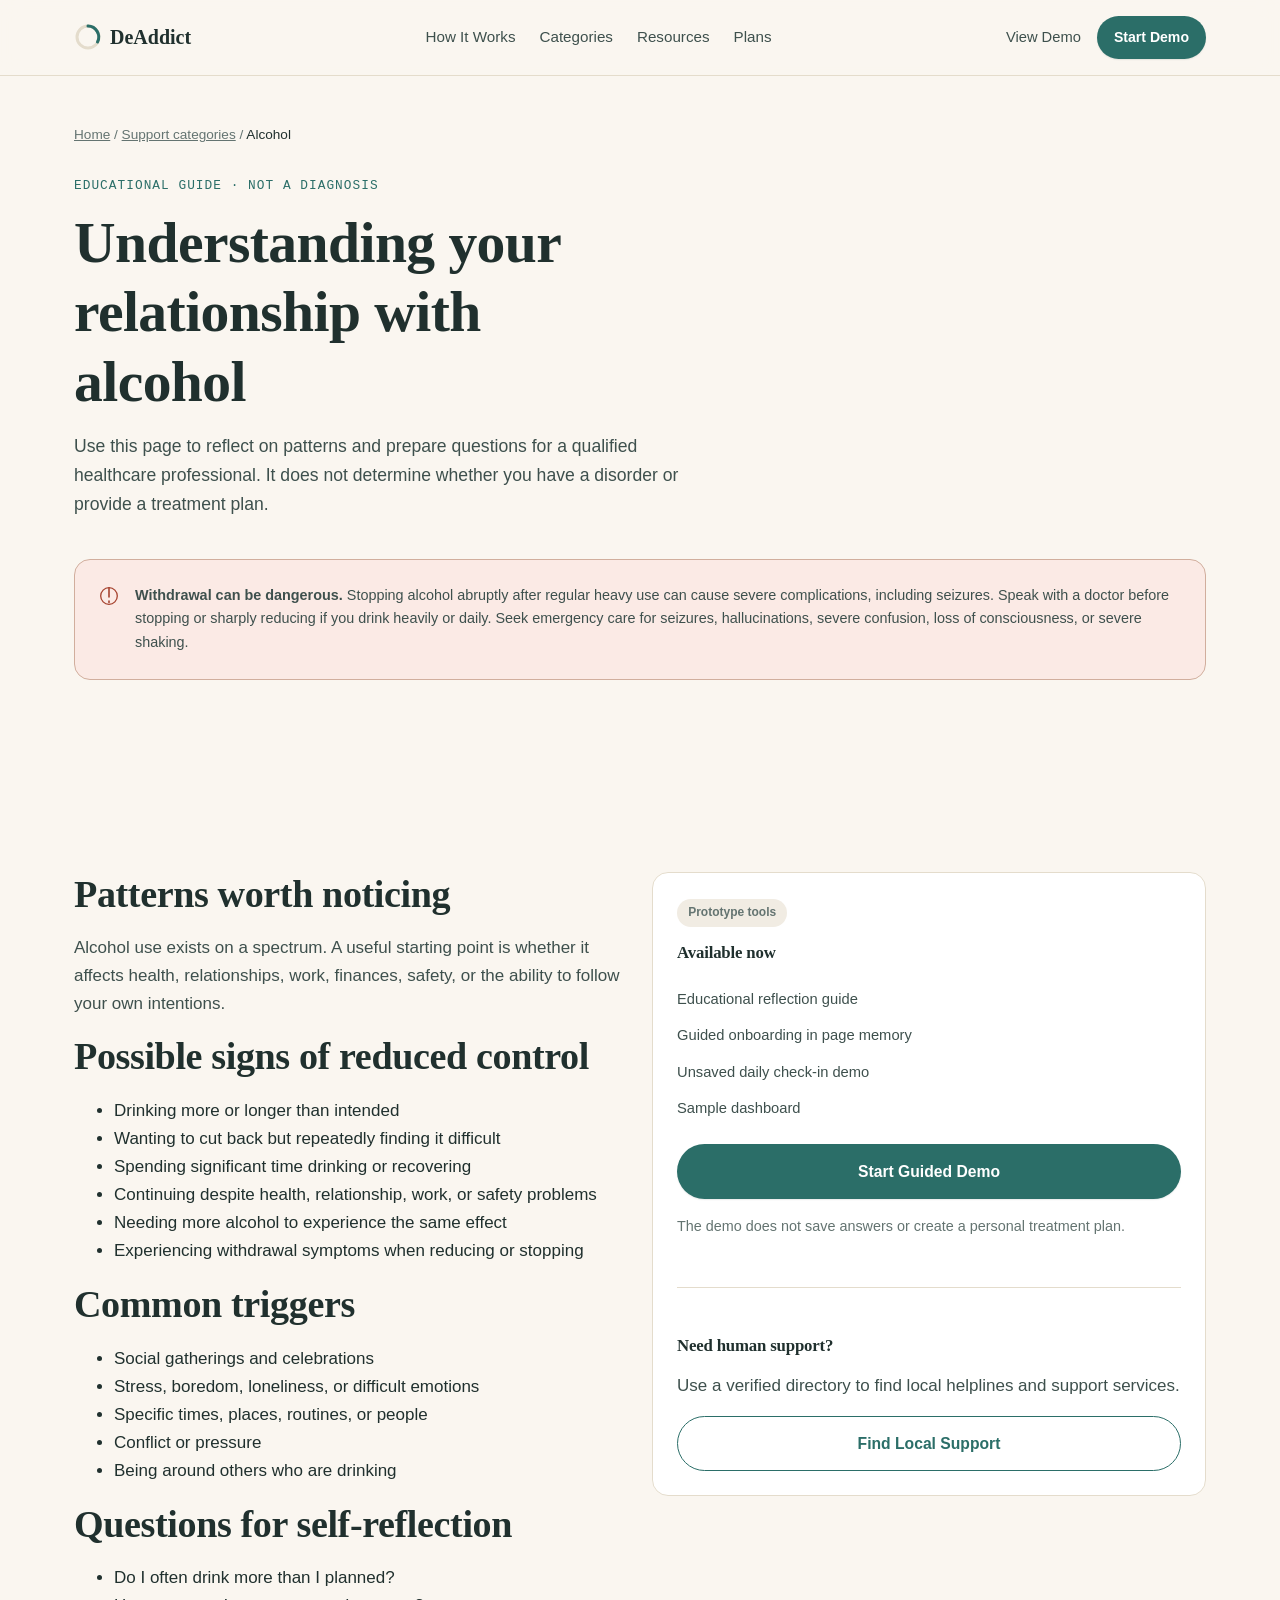
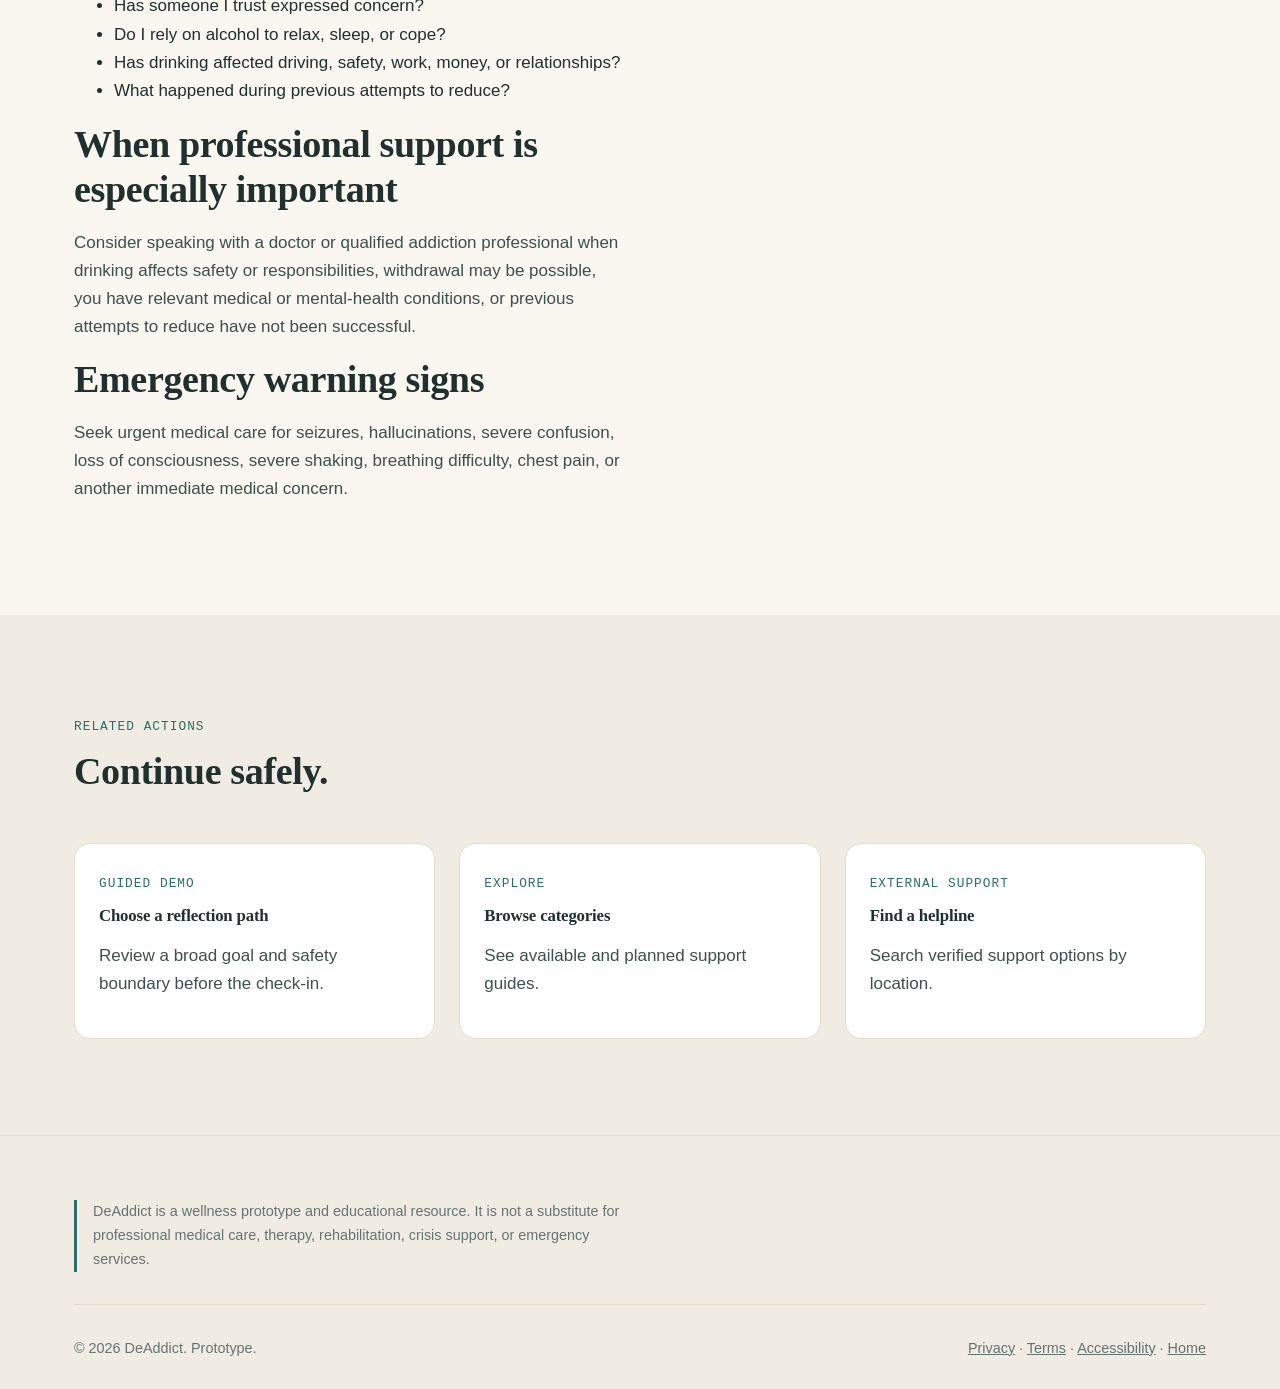
<file: support-alcohol.html>
<!doctype html>
<html lang="en">
<head>
<meta charset="utf-8">
<meta name="viewport" content="width=device-width, initial-scale=1">
<title>Alcohol — Understand your patterns | DeAddict</title>
<meta name="description" content="Review common alcohol-use patterns, triggers, withdrawal warnings, and when to seek qualified professional help.">
<meta name="theme-color" content="#2B6E68">
<link rel="icon" href="favicon.svg" type="image/svg+xml">
<link rel="manifest" href="site.webmanifest">
<link rel="stylesheet" href="styles.css">
</head>
<body>
<a class="skip-link" href="#main">Skip to main content</a>
<header class="site-header" id="siteHeader">
  <div class="container header-inner">
    <a href="index.html" class="logo"><span class="day-arc" aria-hidden="true"><svg width="28" height="28" viewBox="0 0 28 28"><circle cx="14" cy="14" r="11" fill="none" stroke="var(--color-border)" stroke-width="3"/><path d="M14 3 A11 11 0 0 1 23.5 19" fill="none" stroke="var(--color-primary)" stroke-width="3" stroke-linecap="round"/></svg></span>DeAddict</a>
    <nav class="main-nav" aria-label="Main"><ul><li><a href="index.html#how-it-works">How It Works</a></li><li><a href="index.html#categories">Categories</a></li><li><a href="index.html#resources">Resources</a></li><li><a href="pricing.html">Plans</a></li></ul></nav>
    <div class="header-actions"><a href="dashboard.html" class="sign-in-link" style="text-decoration:none;font-size:.92rem;font-weight:500;color:var(--color-ink-soft);">View Demo</a><a href="onboarding.html" class="btn btn-primary btn-sm">Start Demo</a><button class="icon-btn menu-toggle" id="menuToggle" type="button" aria-label="Open menu" aria-expanded="false" aria-controls="mobileNav"><svg width="20" height="20" viewBox="0 0 20 20" aria-hidden="true"><path d="M2 5h16M2 10h16M2 15h16" stroke="currentColor" stroke-width="1.6" stroke-linecap="round"/></svg></button></div>
  </div>
</header>
<nav class="mobile-nav" id="mobileNav" aria-label="Mobile navigation" aria-hidden="true">
  <div class="mobile-nav-head"><span class="logo">DeAddict</span><button class="icon-btn" id="menuClose" type="button" aria-label="Close menu"><svg width="18" height="18" viewBox="0 0 18 18" aria-hidden="true"><path d="M2 2l14 14M16 2L2 16" stroke="currentColor" stroke-width="1.6" stroke-linecap="round"/></svg></button></div>
  <ul><li><a href="index.html">Home</a></li><li><a href="index.html#categories">Categories</a></li><li><a href="index.html#resources">Resources</a></li><li><a href="privacy.html">Privacy</a></li><li><a href="pricing.html">Plans</a></li><li><a href="dashboard.html">View Demo</a></li></ul>
  <a href="onboarding.html" class="btn btn-primary">Start Guided Demo</a>
</nav>
<main id="main">
  <section style="padding-block:var(--space-6) var(--space-4);">
    <div class="container">
      <nav aria-label="Breadcrumb" style="font-size:.85rem;color:var(--color-muted);margin-bottom:var(--space-4);"><a href="index.html" style="color:var(--color-muted);">Home</a> / <a href="index.html#categories" style="color:var(--color-muted);">Support categories</a> / <span style="color:var(--color-ink);">Alcohol</span></nav>
      <span class="eyebrow">Educational guide · Not a diagnosis</span>
      <h1 style="max-width:18ch;">Understanding your relationship with alcohol</h1>
      <p class="lede" style="max-width:65ch;font-size:1.1rem;">Use this page to reflect on patterns and prepare questions for a qualified healthcare professional. It does not determine whether you have a disorder or provide a treatment plan.</p>
    </div>
  </section>
  <section style="padding-top:0;">
    <div class="container"><div class="notice critical"><svg width="20" height="20" viewBox="0 0 20 20" aria-hidden="true"><path d="M10 2v9M10 15v1.5" stroke="currentColor" stroke-width="1.6" stroke-linecap="round"/><circle cx="10" cy="10" r="8.3" fill="none" stroke="currentColor" stroke-width="1.3"/></svg><p class="mb-0"><strong>Withdrawal can be dangerous.</strong> Stopping alcohol abruptly after regular heavy use can cause severe complications, including seizures. Speak with a doctor before stopping or sharply reducing if you drink heavily or daily. Seek emergency care for seizures, hallucinations, severe confusion, loss of consciousness, or severe shaking.</p></div></div>
  </section>
  <section>
    <div class="container grid grid-2" style="align-items:start;">
      <article>
        <h2>Patterns worth noticing</h2>
        <p>Alcohol use exists on a spectrum. A useful starting point is whether it affects health, relationships, work, finances, safety, or the ability to follow your own intentions.</p>
        <h2>Possible signs of reduced control</h2>
        <ul><li>Drinking more or longer than intended</li><li>Wanting to cut back but repeatedly finding it difficult</li><li>Spending significant time drinking or recovering</li><li>Continuing despite health, relationship, work, or safety problems</li><li>Needing more alcohol to experience the same effect</li><li>Experiencing withdrawal symptoms when reducing or stopping</li></ul>
        <h2>Common triggers</h2>
        <ul><li>Social gatherings and celebrations</li><li>Stress, boredom, loneliness, or difficult emotions</li><li>Specific times, places, routines, or people</li><li>Conflict or pressure</li><li>Being around others who are drinking</li></ul>
        <h2>Questions for self-reflection</h2>
        <ul><li>Do I often drink more than I planned?</li><li>Has someone I trust expressed concern?</li><li>Do I rely on alcohol to relax, sleep, or cope?</li><li>Has drinking affected driving, safety, work, money, or relationships?</li><li>What happened during previous attempts to reduce?</li></ul>
        <h2>When professional support is especially important</h2>
        <p>Consider speaking with a doctor or qualified addiction professional when drinking affects safety or responsibilities, withdrawal may be possible, you have relevant medical or mental-health conditions, or previous attempts to reduce have not been successful.</p>
        <h2>Emergency warning signs</h2>
        <p>Seek urgent medical care for seizures, hallucinations, severe confusion, loss of consciousness, severe shaking, breathing difficulty, chest pain, or another immediate medical concern.</p>
      </article>
      <aside>
        <div class="card" style="position:sticky;top:100px;">
          <span class="tag tag-neutral">Prototype tools</span>
          <h3 style="font-size:1.05rem;margin-top:var(--space-3);">Available now</h3>
          <ul class="plan-list"><li>Educational reflection guide</li><li>Guided onboarding in page memory</li><li>Unsaved daily check-in demo</li><li>Sample dashboard</li></ul>
          <a href="onboarding.html" class="btn btn-primary" style="width:100%;">Start Guided Demo</a>
          <p class="plan-fineprint">The demo does not save answers or create a personal treatment plan.</p>
          <hr class="divider">
          <h3 style="font-size:1.05rem;">Need human support?</h3>
          <p>Use a verified directory to find local helplines and support services.</p>
          <a href="https://findahelpline.com/" target="_blank" rel="noopener noreferrer" class="btn btn-secondary" style="width:100%;">Find Local Support</a>
        </div>
      </aside>
    </div>
  </section>
  <section class="bg-alt" id="resources">
    <div class="container"><div class="section-head"><span class="eyebrow">Related actions</span><h2>Continue safely.</h2></div><div class="grid grid-3"><a href="onboarding.html" class="card" style="text-decoration:none;"><span class="eyebrow">Guided demo</span><h3 style="font-size:1.05rem;">Choose a reflection path</h3><p>Review a broad goal and safety boundary before the check-in.</p></a><a href="index.html#categories" class="card" style="text-decoration:none;"><span class="eyebrow">Explore</span><h3 style="font-size:1.05rem;">Browse categories</h3><p>See available and planned support guides.</p></a><a href="https://findahelpline.com/" target="_blank" rel="noopener noreferrer" class="card" style="text-decoration:none;"><span class="eyebrow">External support</span><h3 style="font-size:1.05rem;">Find a helpline</h3><p>Search verified support options by location.</p></a></div></div>
  </section>
</main>
<footer class="site-footer"><div class="container"><p class="footer-disclaimer">DeAddict is a wellness prototype and educational resource. It is not a substitute for professional medical care, therapy, rehabilitation, crisis support, or emergency services.</p><div class="footer-bottom"><span>© 2026 DeAddict. Prototype.</span><span><a href="privacy.html">Privacy</a> · <a href="terms.html">Terms</a> · <a href="accessibility.html">Accessibility</a> · <a href="index.html">Home</a></span></div></div></footer>
<script src="script.js"></script>
</body>
</html>
</file>
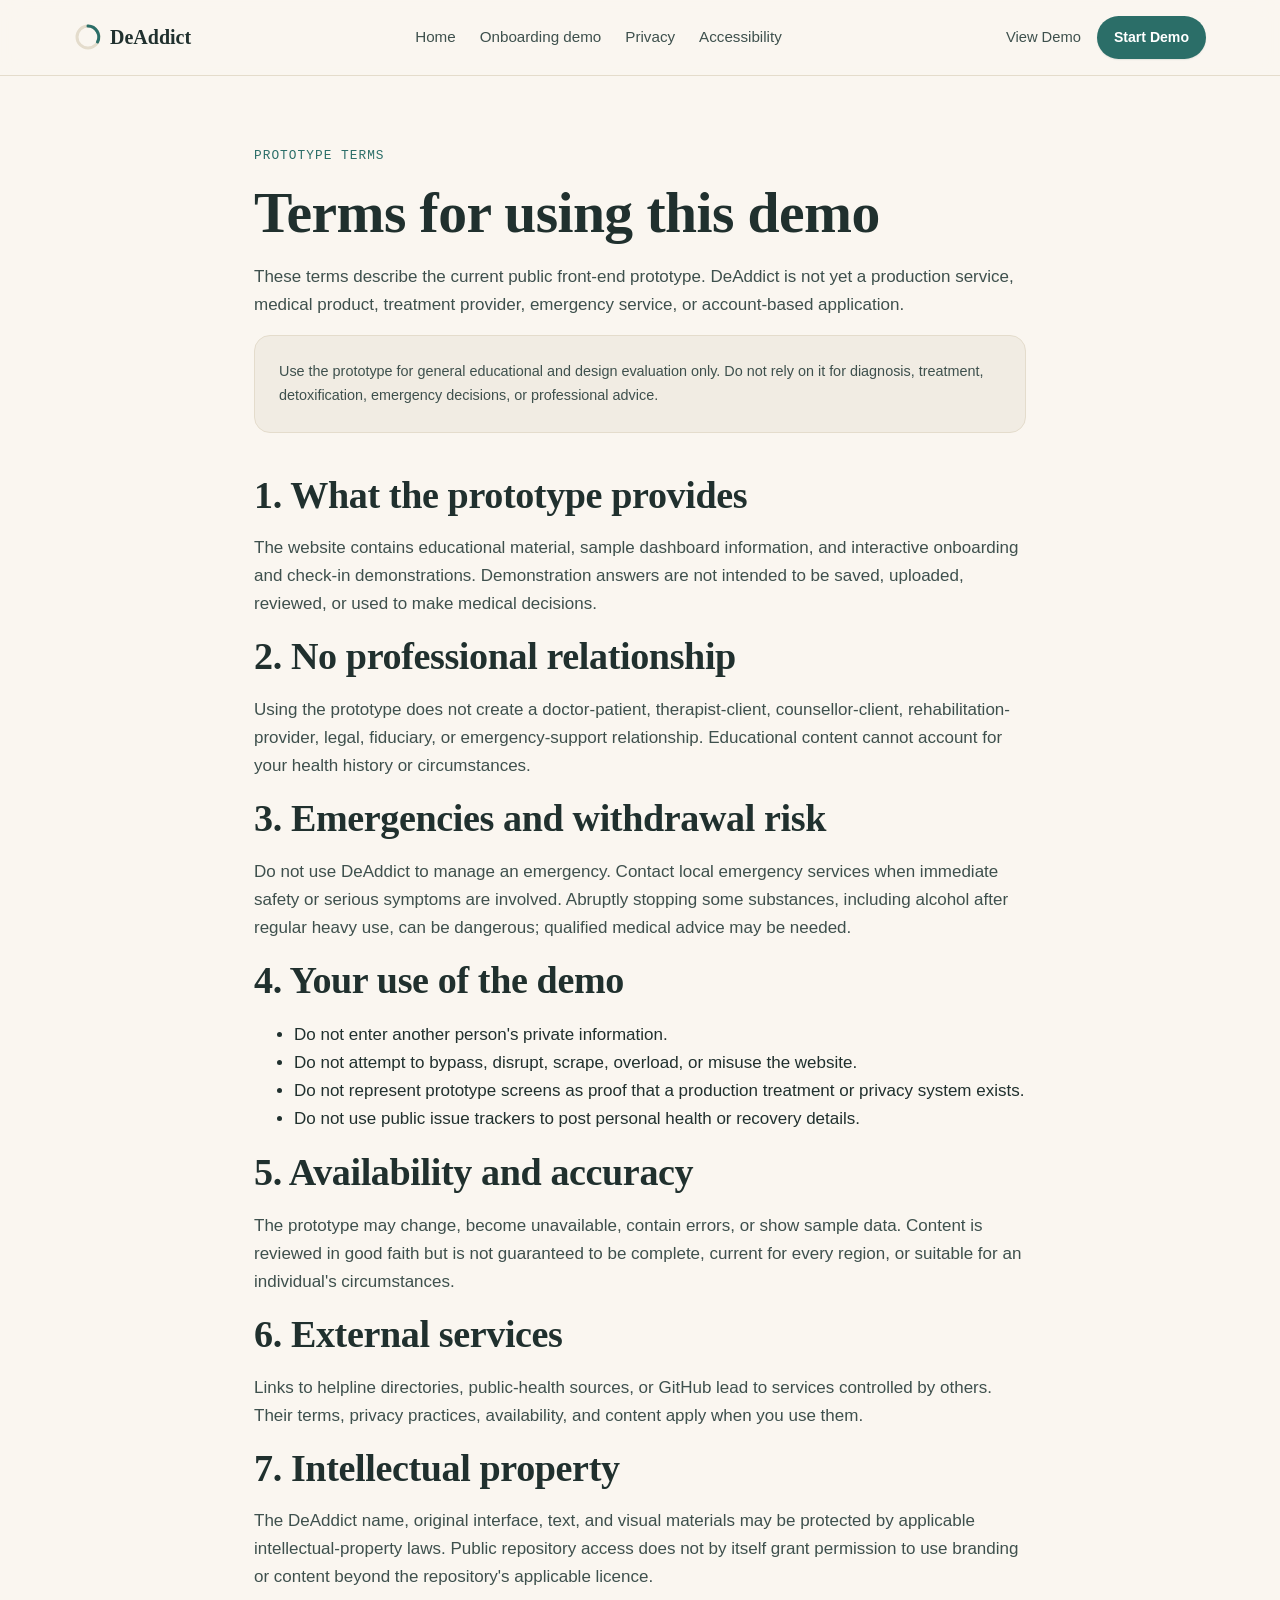
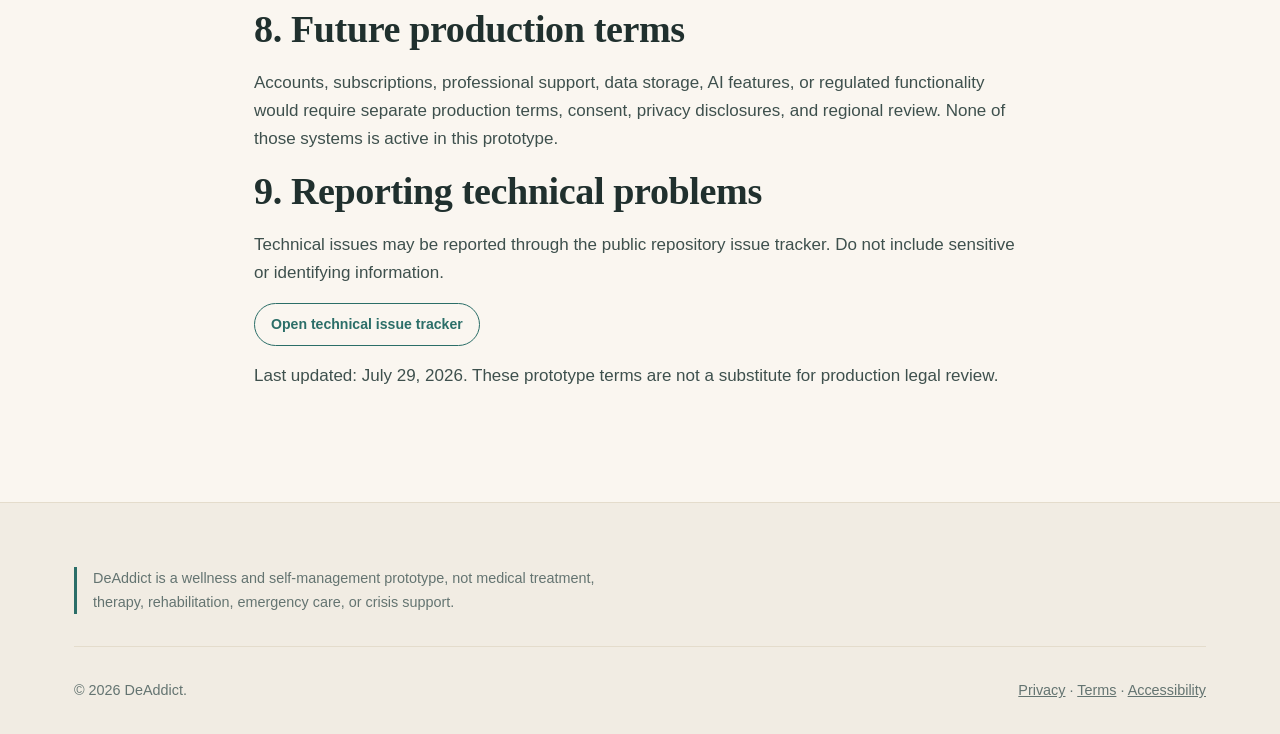
<file: terms.html>
<!doctype html>
<html lang="en">
<head>
<meta charset="utf-8">
<meta name="viewport" content="width=device-width, initial-scale=1">
<title>Prototype terms of use | DeAddict</title>
<meta name="description" content="Terms for using the current DeAddict educational front-end prototype and its non-persistent demonstrations.">
<link rel="icon" href="favicon.svg" type="image/svg+xml">
<link rel="manifest" href="site.webmanifest">
<link rel="stylesheet" href="styles.css">
</head>
<body>
<a class="skip-link" href="#main">Skip to main content</a>
<header class="site-header" id="siteHeader"><div class="container header-inner"><a href="index.html" class="logo"><span class="day-arc" aria-hidden="true"><svg width="28" height="28" viewBox="0 0 28 28"><circle cx="14" cy="14" r="11" fill="none" stroke="var(--color-border)" stroke-width="3"/><path d="M14 3 A11 11 0 0 1 23.5 19" fill="none" stroke="var(--color-primary)" stroke-width="3" stroke-linecap="round"/></svg></span>DeAddict</a><nav class="main-nav" aria-label="Main"><ul><li><a href="index.html">Home</a></li><li><a href="onboarding.html">Onboarding demo</a></li><li><a href="privacy.html">Privacy</a></li><li><a href="accessibility.html">Accessibility</a></li></ul></nav><div class="header-actions"><a href="dashboard.html" class="sign-in-link" style="text-decoration:none;font-size:.92rem;font-weight:500;color:var(--color-ink-soft);">View Demo</a><a href="onboarding.html" class="btn btn-primary btn-sm">Start Demo</a><button class="icon-btn menu-toggle" id="menuToggle" aria-label="Open menu" aria-expanded="false" aria-controls="mobileNav"><svg width="20" height="20" viewBox="0 0 20 20" fill="none"><path d="M2 5h16M2 10h16M2 15h16" stroke="currentColor" stroke-width="1.6" stroke-linecap="round"/></svg></button></div></div></header>
<div class="mobile-nav" id="mobileNav" aria-hidden="true"><div class="mobile-nav-head"><span class="logo">DeAddict</span><button class="icon-btn" id="menuClose" aria-label="Close menu"><svg width="18" height="18" viewBox="0 0 18 18"><path d="M2 2l14 14M16 2L2 16" stroke="currentColor" stroke-width="1.6" stroke-linecap="round"/></svg></button></div><ul><li><a href="index.html">Home</a></li><li><a href="onboarding.html">Onboarding demo</a></li><li><a href="privacy.html">Privacy</a></li><li><a href="accessibility.html">Accessibility</a></li></ul></div>
<main id="main">
<section style="padding-block:var(--space-7) var(--space-4);"><div class="container" style="max-width:820px;"><span class="eyebrow">Prototype terms</span><h1>Terms for using this demo</h1><p class="lede">These terms describe the current public front-end prototype. DeAddict is not yet a production service, medical product, treatment provider, emergency service, or account-based application.</p><div class="notice"><p class="mb-0">Use the prototype for general educational and design evaluation only. Do not rely on it for diagnosis, treatment, detoxification, emergency decisions, or professional advice.</p></div></div></section>
<section style="padding-top:var(--space-3);"><div class="container" style="max-width:820px;">
<h2>1. What the prototype provides</h2><p>The website contains educational material, sample dashboard information, and interactive onboarding and check-in demonstrations. Demonstration answers are not intended to be saved, uploaded, reviewed, or used to make medical decisions.</p>
<h2>2. No professional relationship</h2><p>Using the prototype does not create a doctor-patient, therapist-client, counsellor-client, rehabilitation-provider, legal, fiduciary, or emergency-support relationship. Educational content cannot account for your health history or circumstances.</p>
<h2>3. Emergencies and withdrawal risk</h2><p>Do not use DeAddict to manage an emergency. Contact local emergency services when immediate safety or serious symptoms are involved. Abruptly stopping some substances, including alcohol after regular heavy use, can be dangerous; qualified medical advice may be needed.</p>
<h2>4. Your use of the demo</h2><ul><li>Do not enter another person's private information.</li><li>Do not attempt to bypass, disrupt, scrape, overload, or misuse the website.</li><li>Do not represent prototype screens as proof that a production treatment or privacy system exists.</li><li>Do not use public issue trackers to post personal health or recovery details.</li></ul>
<h2>5. Availability and accuracy</h2><p>The prototype may change, become unavailable, contain errors, or show sample data. Content is reviewed in good faith but is not guaranteed to be complete, current for every region, or suitable for an individual's circumstances.</p>
<h2>6. External services</h2><p>Links to helpline directories, public-health sources, or GitHub lead to services controlled by others. Their terms, privacy practices, availability, and content apply when you use them.</p>
<h2>7. Intellectual property</h2><p>The DeAddict name, original interface, text, and visual materials may be protected by applicable intellectual-property laws. Public repository access does not by itself grant permission to use branding or content beyond the repository's applicable licence.</p>
<h2>8. Future production terms</h2><p>Accounts, subscriptions, professional support, data storage, AI features, or regulated functionality would require separate production terms, consent, privacy disclosures, and regional review. None of those systems is active in this prototype.</p>
<h2>9. Reporting technical problems</h2><p>Technical issues may be reported through the public repository issue tracker. Do not include sensitive or identifying information.</p><p><a class="btn btn-secondary btn-sm" href="https://github.com/mkraja826/deaddict-website/issues" target="_blank" rel="noopener noreferrer">Open technical issue tracker</a></p>
<p class="hint">Last updated: July 29, 2026. These prototype terms are not a substitute for production legal review.</p>
</div></section>
</main>
<footer class="site-footer"><div class="container"><p class="footer-disclaimer">DeAddict is a wellness and self-management prototype, not medical treatment, therapy, rehabilitation, emergency care, or crisis support.</p><div class="footer-bottom"><span>© 2026 DeAddict.</span><span><a href="privacy.html">Privacy</a> · <a href="terms.html">Terms</a> · <a href="accessibility.html">Accessibility</a></span></div></div></footer>
<script src="script.js"></script>
</body>
</html>
</file>
<file: styles.css>
/* =========================================================
   DeAddict — Design System
   Signature motif: the "day arc" — a soft partial ring that
   represents one day of progress. It recurs as a hero shape,
   a section divider, and the check-in / milestone indicator,
   tying the brand line "one day at a time" to a visual form
   instead of a generic progress bar.
   ========================================================= */

:root{
  /* ---- Color tokens (light) ---- */
  --color-bg: #FAF6F0;
  --color-surface: #FFFFFF;
  --color-surface-alt: #F1ECE3;
  --color-ink: #20302E;
  --color-ink-soft: #3E504D;
  --color-muted: #647471;
  --color-border: #E4DCCC;

  --color-primary: #2B6E68;
  --color-primary-dark: #1D4B47;
  --color-primary-tint: #E4EFEC;
  --color-secondary: #8FB9A8;
  --color-secondary-tint: #EDF4EF;

  --color-success: #4C8B5F;
  --color-success-tint: #E8F3EA;
  --color-warning: #B4772E;
  --color-warning-tint: #FBF0E2;
  --color-critical: #A6432F;
  --color-critical-tint: #FBEAE5;

  --color-focus: #2557C7;

  /* ---- Typography ---- */
  --font-display: "Iowan Old Style", "Palatino Linotype", Palatino, Georgia, "Noto Serif", serif;
  --font-body: -apple-system, BlinkMacSystemFont, "Segoe UI", Roboto, "Helvetica Neue", Arial, sans-serif;
  --font-mono: "IBM Plex Mono", "SFMono-Regular", Consolas, Menlo, monospace;

  --fs-body: clamp(1rem, 0.96rem + 0.15vw, 1.0625rem);
  --fs-small: clamp(0.85rem, 0.83rem + 0.1vw, 0.9rem);
  --fs-h1: clamp(2.3rem, 1.9rem + 2.2vw, 3.6rem);
  --fs-h2: clamp(1.7rem, 1.5rem + 1.1vw, 2.4rem);
  --fs-h3: clamp(1.25rem, 1.15rem + 0.5vw, 1.5rem);
  --fs-eyebrow: 0.8rem;

  --lh-body: 1.65;
  --lh-heading: 1.2;

  /* ---- Spacing (8pt system) ---- */
  --space-1: 0.5rem;
  --space-2: 0.75rem;
  --space-3: 1rem;
  --space-4: 1.5rem;
  --space-5: 2rem;
  --space-6: 3rem;
  --space-7: 4rem;
  --space-8: 6rem;

  --radius-sm: 10px;
  --radius-md: 16px;
  --radius-lg: 26px;
  --radius-pill: 999px;

  --shadow-sm: 0 1px 2px rgba(32,48,46,0.06), 0 1px 1px rgba(32,48,46,0.04);
  --shadow-md: 0 8px 24px -8px rgba(29,75,71,0.18);
  --shadow-lg: 0 20px 45px -18px rgba(29,75,71,0.28);

  --max-width: 1180px;
  --transition: 200ms cubic-bezier(.4,0,.2,1);
}

[data-theme="dark"]{
  --color-bg: #16211F;
  --color-surface: #1E2B29;
  --color-surface-alt: #263733;
  --color-ink: #EDEBE3;
  --color-ink-soft: #C9D3CE;
  --color-muted: #93A29C;
  --color-border: #33443F;

  --color-primary: #6FB3A6;
  --color-primary-dark: #8FCABD;
  --color-primary-tint: #223330;
  --color-secondary: #4E786A;
  --color-secondary-tint: #22322C;

  --color-success: #7BC391;
  --color-success-tint: #1E3226;
  --color-warning: #E3A85B;
  --color-warning-tint: #35291B;
  --color-critical: #E38271;
  --color-critical-tint: #3A231F;

  --color-focus: #7FA8FF;
  --shadow-md: 0 8px 24px -8px rgba(0,0,0,0.45);
  --shadow-lg: 0 20px 45px -18px rgba(0,0,0,0.55);
}

@media (prefers-reduced-motion: reduce){
  *{ animation-duration: 0.01ms !important; animation-iteration-count: 1 !important; transition-duration: 0.01ms !important; scroll-behavior: auto !important; }
}

*, *::before, *::after{ box-sizing: border-box; }
html{ scroll-behavior: smooth; }
body{
  margin: 0;
  background: var(--color-bg);
  color: var(--color-ink);
  font-family: var(--font-body);
  font-size: var(--fs-body);
  line-height: var(--lh-body);
  -webkit-font-smoothing: antialiased;
}
img{ max-width: 100%; display: block; }
a{ color: inherit; }

h1,h2,h3,h4{
  font-family: var(--font-display);
  line-height: var(--lh-heading);
  margin: 0 0 var(--space-3);
  font-weight: 600;
  letter-spacing: -0.01em;
}
h1{ font-size: var(--fs-h1); }
h2{ font-size: var(--fs-h2); }
h3{ font-size: var(--fs-h3); }
p{ margin: 0 0 var(--space-3); color: var(--color-ink-soft); }
.eyebrow{
  font-family: var(--font-mono);
  font-size: var(--fs-eyebrow);
  letter-spacing: 0.08em;
  text-transform: uppercase;
  color: var(--color-primary);
  display: inline-flex;
  align-items: center;
  gap: var(--space-1);
  margin-bottom: var(--space-2);
}

.container{
  max-width: var(--max-width);
  margin-inline: auto;
  padding-inline: var(--space-4);
}
@media (max-width: 480px){ .container{ padding-inline: var(--space-3); } }

section{ padding-block: var(--space-8); }
@media (max-width: 768px){ section{ padding-block: var(--space-6); } }

/* ---- Skip link ---- */
.skip-link{
  position: absolute;
  left: var(--space-3);
  top: -60px;
  background: var(--color-ink);
  color: var(--color-bg);
  padding: var(--space-2) var(--space-3);
  border-radius: var(--radius-sm);
  z-index: 100;
  transition: top var(--transition);
}
.skip-link:focus{ top: var(--space-3); }

/* ---- Focus ring ---- */
:focus-visible{
  outline: 3px solid var(--color-focus);
  outline-offset: 2px;
  border-radius: 4px;
}

/* ---- Buttons ---- */
.btn{
  display: inline-flex;
  align-items: center;
  justify-content: center;
  gap: var(--space-1);
  font-family: var(--font-body);
  font-weight: 600;
  font-size: 0.98rem;
  padding: 0.85rem 1.5rem;
  min-height: 44px;
  border-radius: var(--radius-pill);
  border: 1px solid transparent;
  cursor: pointer;
  text-decoration: none;
  transition: transform var(--transition), box-shadow var(--transition), background var(--transition), border-color var(--transition), opacity var(--transition);
  white-space: nowrap;
}
.btn:active{ transform: translateY(1px); }
.btn-primary{ background: var(--color-primary); color: #fff; box-shadow: var(--shadow-sm); }
.btn-primary:hover{ background: var(--color-primary-dark); box-shadow: var(--shadow-md); }
.btn-secondary{ background: transparent; color: var(--color-primary); border-color: var(--color-primary); }
.btn-secondary:hover{ background: var(--color-primary-tint); }
.btn-ghost{ background: transparent; color: var(--color-ink-soft); }
.btn-ghost:hover{ background: var(--color-surface-alt); }
.btn-critical{ background: var(--color-critical); color: #fff; }
.btn[disabled], .btn.is-disabled{ opacity: 0.5; cursor: not-allowed; }
.btn.is-loading{ position: relative; color: transparent !important; }
.btn.is-loading::after{
  content: "";
  position: absolute; width: 18px; height: 18px;
  border: 2px solid rgba(255,255,255,0.5); border-top-color: #fff;
  border-radius: 50%; animation: spin 0.7s linear infinite;
}
@keyframes spin{ to{ transform: rotate(360deg); } }
.btn-sm{ padding: 0.55rem 1rem; font-size: 0.88rem; min-height: 36px; }

/* ---- Header ---- */
.site-header{
  position: sticky; top: 0; z-index: 50;
  background: color-mix(in srgb, var(--color-bg) 88%, transparent);
  backdrop-filter: blur(10px);
  border-bottom: 1px solid var(--color-border);
  transition: padding var(--transition), box-shadow var(--transition);
}
.site-header.is-scrolled{ box-shadow: var(--shadow-sm); }
.header-inner{
  display: flex; align-items: center; justify-content: space-between;
  gap: var(--space-4);
  padding-block: var(--space-3);
}
.site-header.is-scrolled .header-inner{ padding-block: var(--space-2); }
.logo{
  display: inline-flex; align-items: center; gap: 0.5rem;
  font-family: var(--font-display); font-weight: 700; font-size: 1.25rem;
  text-decoration: none; color: var(--color-ink);
}
.logo .mark{ display:inline-block; }
.main-nav{ display: flex; align-items: center; gap: var(--space-5); }
.main-nav ul{ list-style: none; display: flex; gap: var(--space-4); margin: 0; padding: 0; }
.main-nav a{ text-decoration: none; color: var(--color-ink-soft); font-weight: 500; font-size: 0.95rem; }
.main-nav a:hover{ color: var(--color-primary); }
.header-actions{ display: flex; align-items: center; gap: var(--space-3); }
.icon-btn{
  width: 40px; height: 40px; border-radius: 50%;
  display: inline-flex; align-items: center; justify-content: center;
  border: 1px solid var(--color-border); background: var(--color-surface);
  cursor: pointer; color: var(--color-ink-soft);
}
.icon-btn:hover{ background: var(--color-surface-alt); }
.menu-toggle{ display: none; }

@media (max-width: 900px){
  .main-nav ul, .header-actions .sign-in-link{ display: none; }
  .menu-toggle{ display: inline-flex; }
}

/* mobile drawer */
.mobile-nav{
  position: fixed; inset: 0; z-index: 90;
  background: var(--color-bg);
  transform: translateX(100%);
  transition: transform var(--transition);
  display: flex; flex-direction: column;
  padding: var(--space-4);
}
.mobile-nav.is-open{ transform: translateX(0); }
.mobile-nav-head{ display:flex; justify-content: space-between; align-items:center; margin-bottom: var(--space-5); }
.mobile-nav ul{ list-style:none; padding:0; margin:0; display:flex; flex-direction:column; }
.mobile-nav a{ display:block; padding: var(--space-3) 0; font-size: 1.15rem; text-decoration:none; color: var(--color-ink); border-bottom: 1px solid var(--color-border); min-height: 44px; }
.mobile-nav .btn{ margin-top: var(--space-4); width: 100%; }

/* ---- Cards ---- */
.card{
  background: var(--color-surface);
  border: 1px solid var(--color-border);
  border-radius: var(--radius-md);
  padding: var(--space-4);
  transition: box-shadow var(--transition), transform var(--transition);
}
.card:hover{ box-shadow: var(--shadow-md); transform: translateY(-2px); }

/* ---- Grid helpers ---- */
.grid{ display: grid; gap: var(--space-4); }
.grid-2{ grid-template-columns: repeat(2, 1fr); }
.grid-3{ grid-template-columns: repeat(3, 1fr); }
.grid-4{ grid-template-columns: repeat(4, 1fr); }
@media (max-width: 900px){ .grid-3, .grid-4{ grid-template-columns: repeat(2,1fr); } }
@media (max-width: 600px){ .grid-2, .grid-3, .grid-4{ grid-template-columns: 1fr; } }

/* ---- Hero ---- */
.hero{ padding-top: var(--space-7); position: relative; overflow: hidden; }
.hero-grid{ display: grid; grid-template-columns: 1.05fr 0.95fr; gap: var(--space-7); align-items: center; }
@media (max-width: 900px){ .hero-grid{ grid-template-columns: 1fr; } }
.hero-copy p.lede{ font-size: 1.15rem; max-width: 46ch; }
.trust-line{
  display: inline-flex; align-items: center; gap: var(--space-2);
  font-size: var(--fs-small); color: var(--color-muted);
  margin-top: var(--space-4);
}
.trust-line svg{ flex-shrink: 0; color: var(--color-primary); }
.hero-actions{ display: flex; gap: var(--space-3); flex-wrap: wrap; margin-top: var(--space-5); }

/* day arc signature element */
.day-arc{ position: relative; display: inline-flex; }
.day-arc svg{ display:block; }

.hero-visual{ position: relative; }
.hero-visual .arc-bg{ position:absolute; inset: -10% -10% auto auto; width: 70%; opacity: 0.5; z-index: 0; }
.product-frame{
  position: relative; z-index: 1;
  background: var(--color-surface);
  border-radius: var(--radius-lg);
  border: 1px solid var(--color-border);
  box-shadow: var(--shadow-lg);
  padding: var(--space-4);
  transform: rotate(-1.5deg);
}
.product-frame .mock-row{ display:flex; justify-content:space-between; align-items:center; margin-bottom: var(--space-3); }
.mock-pill{ background: var(--color-surface-alt); border-radius: var(--radius-pill); padding: 0.35rem 0.85rem; font-size: 0.8rem; color: var(--color-muted); }
.mock-card{ background: var(--color-primary-tint); border-radius: var(--radius-md); padding: var(--space-3); margin-bottom: var(--space-3); }
.mock-card:last-child{ margin-bottom: 0; }
.mock-stat-label{ font-size: 0.78rem; color: var(--color-muted); }
.mock-stat-value{ font-family: var(--font-display); font-size: 1.5rem; color: var(--color-primary-dark); }

/* ---- Notice / alert banner ---- */
.notice{
  display: flex; gap: var(--space-3); align-items: flex-start;
  background: var(--color-surface-alt);
  border: 1px solid var(--color-border);
  border-radius: var(--radius-md);
  padding: var(--space-4);
  font-size: var(--fs-small);
  color: var(--color-ink-soft);
}
.notice svg{ flex-shrink: 0; margin-top: 2px; color: var(--color-primary); }
.notice.critical{ background: var(--color-critical-tint); border-color: color-mix(in srgb, var(--color-critical) 30%, var(--color-border)); }
.notice.critical svg{ color: var(--color-critical); }
.notice a{ color: var(--color-primary); font-weight: 600; }

/* ---- Section headers ---- */
.section-head{ max-width: 640px; margin-bottom: var(--space-6); }
.section-head.center{ margin-inline: auto; text-align: center; }

/* ---- Paths / options ---- */
.path-card{ text-align: left; }
.path-card .icon-wrap{
  width: 48px; height: 48px; border-radius: var(--radius-sm);
  background: var(--color-primary-tint); display:flex; align-items:center; justify-content:center;
  color: var(--color-primary); margin-bottom: var(--space-3);
}
.path-card .adjust-note{ font-size: var(--fs-small); color: var(--color-muted); margin-top: var(--space-2); }

/* ---- Steps ---- */
.steps{ display:grid; grid-template-columns: repeat(4,1fr); gap: var(--space-4); position: relative; }
@media (max-width: 900px){ .steps{ grid-template-columns: repeat(2,1fr); } }
@media (max-width: 560px){ .steps{ grid-template-columns: 1fr; } }
.step .step-num{ font-family: var(--font-mono); color: var(--color-secondary); font-size: 0.85rem; margin-bottom: var(--space-2); display:block; }

/* ---- Category grid ---- */
.category-toolbar{ display:flex; gap: var(--space-3); flex-wrap: wrap; margin-bottom: var(--space-5); align-items:center; }
.search-input{
  flex: 1; min-width: 220px;
  padding: 0.75rem 1rem; border-radius: var(--radius-pill);
  border: 1px solid var(--color-border); background: var(--color-surface);
  font-size: 0.95rem; color: var(--color-ink);
}
.chip{
  border: 1px solid var(--color-border); background: var(--color-surface);
  border-radius: var(--radius-pill); padding: 0.45rem 1rem;
  font-size: 0.85rem; cursor: pointer; color: var(--color-ink-soft);
}
.chip[aria-pressed="true"]{ background: var(--color-primary); color:#fff; border-color: var(--color-primary); }
.category-card{ display:flex; flex-direction:column; height: 100%; }
.category-card h3{ font-size: 1.1rem; }
.category-card .cat-link{ margin-top:auto; font-weight:600; color: var(--color-primary); text-decoration:none; display:inline-flex; align-items:center; gap:0.35rem; }

/* ---- Feature list ---- */
.feature-item{ display:flex; gap: var(--space-3); }
.feature-item .icon-wrap{ width:40px; height:40px; border-radius: var(--radius-sm); background: var(--color-secondary-tint); display:flex; align-items:center; justify-content:center; color: var(--color-primary); flex-shrink:0; }

/* ---- Testimonials ---- */
.testimonial-card{ position:relative; }
.sample-tag{ font-family: var(--font-mono); font-size: 0.68rem; letter-spacing:0.06em; text-transform:uppercase; color: var(--color-muted); border:1px solid var(--color-border); border-radius: var(--radius-pill); padding: 0.15rem 0.6rem; display:inline-block; margin-bottom: var(--space-3); }
.testimonial-meta{ display:flex; align-items:center; gap: var(--space-2); margin-top: var(--space-4); }
.avatar-dot{ width:36px; height:36px; border-radius:50%; background: var(--color-secondary-tint); display:flex; align-items:center; justify-content:center; color: var(--color-primary); font-weight:700; font-family: var(--font-display); }

/* ---- Pricing ---- */
.pricing-card{ display:flex; flex-direction:column; }
.pricing-card.is-featured{ border-color: var(--color-primary); box-shadow: var(--shadow-md); }
.price-row{ display:flex; align-items:baseline; gap: 0.35rem; margin: var(--space-3) 0; }
.price-amount{ font-family: var(--font-display); font-size: 2.2rem; color: var(--color-primary-dark); }
.price-period{ color: var(--color-muted); font-size: 0.9rem; }
.plan-list{ list-style:none; margin: var(--space-4) 0; padding:0; display:flex; flex-direction:column; gap: var(--space-2); }
.plan-list li{ display:flex; gap: var(--space-2); align-items:flex-start; font-size: 0.92rem; color: var(--color-ink-soft); }
.plan-list svg{ flex-shrink:0; color: var(--color-primary); margin-top: 3px; }
.plan-fineprint{ font-size: var(--fs-small); color: var(--color-muted); margin-top: var(--space-3); }

/* ---- FAQ / accordion ---- */
.accordion-item{ border-bottom: 1px solid var(--color-border); }
.accordion-trigger{
  width:100%; text-align:left; background:none; border:none; cursor:pointer;
  display:flex; justify-content:space-between; align-items:center;
  padding: var(--space-4) 0; font-family: var(--font-body); font-weight:600; font-size:1rem; color: var(--color-ink);
}
.accordion-trigger svg{ transition: transform var(--transition); flex-shrink:0; }
.accordion-trigger[aria-expanded="true"] svg{ transform: rotate(180deg); }
.accordion-panel{ overflow:hidden; max-height:0; transition: max-height var(--transition); }
.accordion-panel p{ padding-bottom: var(--space-4); }

/* ---- Footer ---- */
.site-footer{ background: var(--color-surface-alt); border-top: 1px solid var(--color-border); padding-block: var(--space-7) var(--space-5); }
.footer-grid{ display:grid; grid-template-columns: 1.4fr repeat(4,1fr); gap: var(--space-5); margin-bottom: var(--space-6); }
@media (max-width: 900px){ .footer-grid{ grid-template-columns: repeat(2,1fr); } }
@media (max-width: 560px){ .footer-grid{ grid-template-columns: 1fr; } }
.footer-grid h4{ font-family: var(--font-body); font-size: 0.85rem; text-transform:uppercase; letter-spacing:0.06em; color: var(--color-muted); margin-bottom: var(--space-3); }
.footer-grid ul{ list-style:none; margin:0; padding:0; display:flex; flex-direction:column; gap: var(--space-2); }
.footer-grid a{ text-decoration:none; color: var(--color-ink-soft); font-size:0.92rem; }
.footer-grid a:hover{ color: var(--color-primary); }
.footer-bottom{ display:flex; justify-content:space-between; align-items:center; flex-wrap:wrap; gap: var(--space-3); padding-top: var(--space-5); border-top: 1px solid var(--color-border); font-size: var(--fs-small); color: var(--color-muted); }
.footer-disclaimer{ font-size: var(--fs-small); color: var(--color-muted); max-width: 70ch; margin-bottom: var(--space-5); border-left: 3px solid var(--color-primary); padding-left: var(--space-3); }
.locale-controls{ display:flex; gap: var(--space-2); }
.locale-controls select{ border:1px solid var(--color-border); background: var(--color-surface); border-radius: var(--radius-sm); padding: 0.4rem 0.6rem; font-size: 0.85rem; color: var(--color-ink); }

/* ---- Badges / tags ---- */
.tag{ display:inline-flex; align-items:center; gap:0.3rem; font-size:0.75rem; font-weight:600; padding: 0.25rem 0.7rem; border-radius: var(--radius-pill); }
.tag-neutral{ background: var(--color-surface-alt); color: var(--color-muted); }
.tag-success{ background: var(--color-success-tint); color: var(--color-success); }
.tag-warning{ background: var(--color-warning-tint); color: var(--color-warning); }

/* ---- utility ---- */
.text-center{ text-align:center; }
.mt-0{ margin-top:0; } .mb-0{ margin-bottom:0; }
.visually-hidden{ position:absolute; width:1px; height:1px; padding:0; margin:-1px; overflow:hidden; clip:rect(0,0,0,0); white-space:nowrap; border:0; }
.divider{ height:1px; background: var(--color-border); border:none; margin: var(--space-6) 0; }
.bg-alt{ background: var(--color-surface-alt); }
.pill-nav{ display:flex; gap: var(--space-2); flex-wrap:wrap; }
.pill-nav a{ text-decoration:none; padding: 0.5rem 1rem; border-radius: var(--radius-pill); border:1px solid var(--color-border); font-size:0.85rem; color: var(--color-ink-soft); }
.pill-nav a[aria-current="page"]{ background: var(--color-primary); color:#fff; border-color: var(--color-primary); }

/* ---- App shell (dashboard/checkin) ---- */
.app-shell{ display:grid; grid-template-columns: 240px 1fr; min-height: 100vh; }
@media (max-width: 900px){ .app-shell{ grid-template-columns: 1fr; } }
.app-sidebar{ background: var(--color-surface); border-right: 1px solid var(--color-border); padding: var(--space-4); display:flex; flex-direction:column; gap: var(--space-2); }
@media (max-width: 900px){ .app-sidebar{ display:none; } }
.app-sidebar a{ display:flex; align-items:center; gap: var(--space-2); padding: 0.65rem 0.85rem; border-radius: var(--radius-sm); text-decoration:none; color: var(--color-ink-soft); font-weight:500; font-size:0.92rem; min-height:44px; }
.app-sidebar a[aria-current="page"], .app-sidebar a:hover{ background: var(--color-primary-tint); color: var(--color-primary-dark); }
.app-main{ padding: var(--space-5); }
.app-topbar{ display:flex; justify-content:space-between; align-items:center; margin-bottom: var(--space-5); flex-wrap:wrap; gap: var(--space-3); }
.help-fab{
  position: fixed; bottom: var(--space-4); right: var(--space-4);
  background: var(--color-primary); color:#fff; border-radius: var(--radius-pill);
  padding: 0.85rem 1.3rem; box-shadow: var(--shadow-lg); text-decoration:none;
  display:inline-flex; align-items:center; gap:0.5rem; font-weight:600; z-index:40;
}

/* ---- Mood / urge scale ---- */
.scale-row{ display:flex; gap: var(--space-2); flex-wrap:wrap; }
.scale-btn{
  flex:1; min-width:56px; border:1px solid var(--color-border); background: var(--color-surface);
  border-radius: var(--radius-md); padding: var(--space-3) var(--space-2); cursor:pointer;
  display:flex; flex-direction:column; align-items:center; gap:0.35rem; font-size:0.8rem; color: var(--color-ink-soft);
  min-height:44px;
}
.scale-btn[aria-pressed="true"]{ border-color: var(--color-primary); background: var(--color-primary-tint); color: var(--color-primary-dark); font-weight:600; }

/* ---- forms ---- */
.field{ margin-bottom: var(--space-4); }
.field label{ display:block; font-weight:600; font-size:0.9rem; margin-bottom: var(--space-1); }
.field .hint{ font-size: var(--fs-small); color: var(--color-muted); margin-top: 0.3rem; }
.field input[type="text"], .field input[type="email"], .field input[type="password"], .field textarea, .field select{
  width:100%; padding: 0.75rem 0.9rem; border-radius: var(--radius-sm);
  border: 1px solid var(--color-border); background: var(--color-surface); color: var(--color-ink);
  font-size: 1rem; font-family: var(--font-body);
}
.field input:focus, .field textarea:focus, .field select:focus{ border-color: var(--color-primary); }
.field.has-error input, .field.has-error textarea{ border-color: var(--color-critical); }
.field-error{ color: var(--color-critical); font-size: var(--fs-small); margin-top:0.3rem; }
.checkbox-row{ display:flex; align-items:flex-start; gap: 0.6rem; font-size:0.9rem; color: var(--color-ink-soft); }
.checkbox-row input{ margin-top: 0.25rem; }

/* skeleton */
.skeleton{ background: linear-gradient(90deg, var(--color-surface-alt) 25%, var(--color-border) 37%, var(--color-surface-alt) 63%); background-size: 400% 100%; animation: shimmer 1.4s ease infinite; border-radius: var(--radius-sm); }
@keyframes shimmer{ 0%{background-position:100% 0;} 100%{background-position:0 0;} }

/* toast */
.toast{ position: fixed; bottom: var(--space-4); left:50%; transform: translateX(-50%); background: var(--color-ink); color: var(--color-bg); padding: 0.8rem 1.4rem; border-radius: var(--radius-pill); font-size:0.9rem; box-shadow: var(--shadow-lg); z-index: 100; }
</file>
